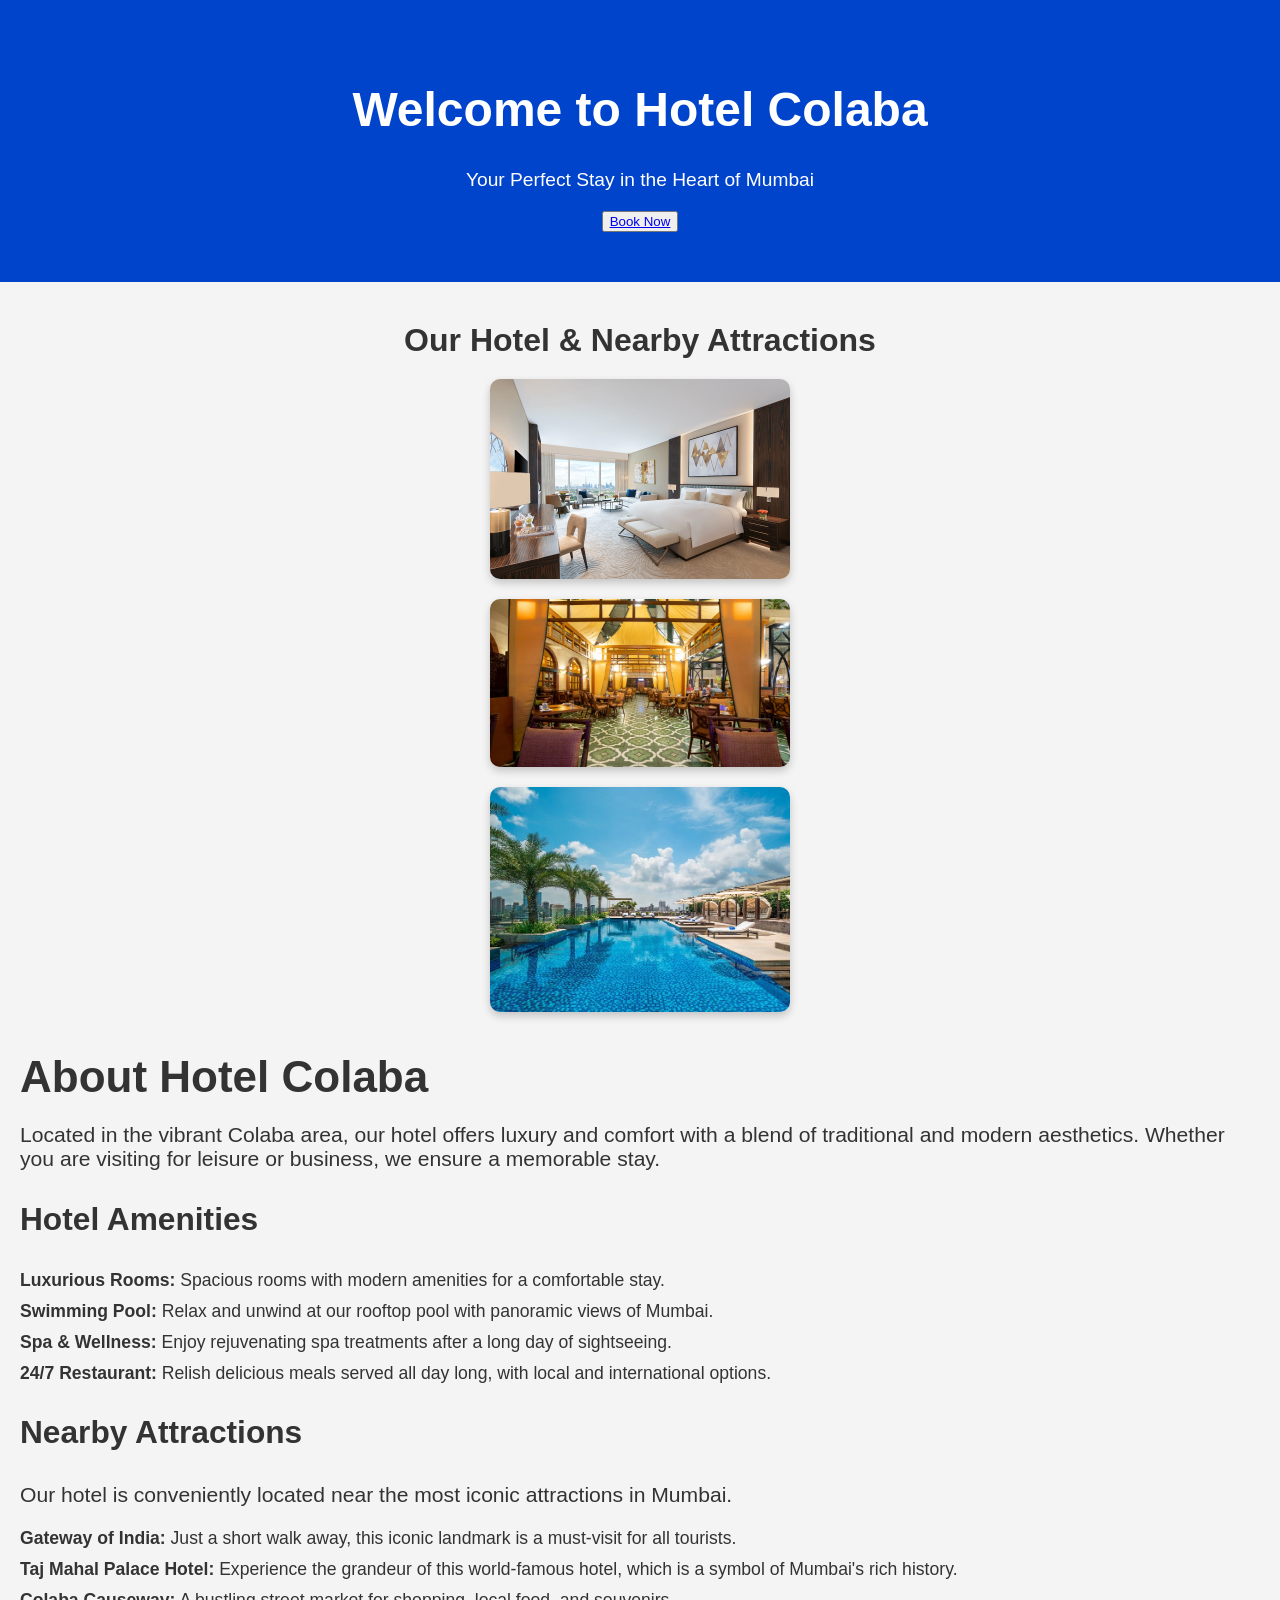
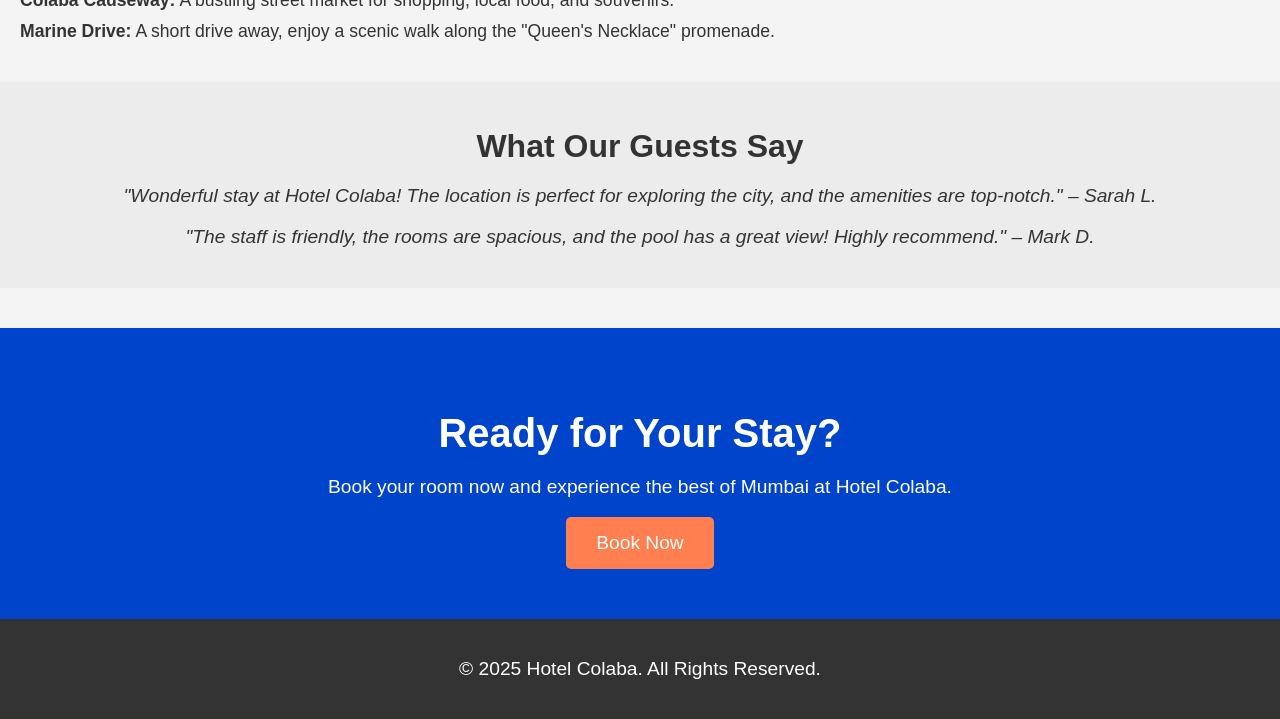
<file: book-now.html>
<!DOCTYPE html>
<html lang="en">
<head>
    <meta charset="UTF-8">
    <meta name="viewport" content="width=device-width, initial-scale=1.0">
    <title>Hotel Colaba</title>
    <link rel="stylesheet" href="book-now.css">
</head>
<body>
    <!-- Header Section -->
    <header>
        <h1>Welcome to Hotel Colaba</h1>
        <p>Your Perfect Stay in the Heart of Mumbai</p>
        <button><a href="#book-now">Book Now</a></button>
    </header>

    <!-- Hotel Images Section -->
    <section class="images">
        <h2>Our Hotel & Nearby Attractions</h2>
        <div class="image-container">
            <img src="hotel-room.jpg" alt="Hotel Room">
            <img src="colaba-hotel.avif" alt="Hotel Restaurant">
            <img src="Hotel-pool.jpg" alt="Hotel Pool">
        </div>
    </section>

    <!-- Hotel Description Section -->
    <section class="description">
        <h2>About Hotel Colaba</h2>
        <p>Located in the vibrant Colaba area, our hotel offers luxury and comfort with a blend of traditional and modern aesthetics. Whether you are visiting for leisure or business, we ensure a memorable stay.</p>

        <h3>Hotel Amenities</h3>
        <ul>
            <li><strong>Luxurious Rooms:</strong> Spacious rooms with modern amenities for a comfortable stay.</li>
            <li><strong>Swimming Pool:</strong> Relax and unwind at our rooftop pool with panoramic views of Mumbai.</li>
            <li><strong>Spa & Wellness:</strong> Enjoy rejuvenating spa treatments after a long day of sightseeing.</li>
            <li><strong>24/7 Restaurant:</strong> Relish delicious meals served all day long, with local and international options.</li>
        </ul>

        <h3>Nearby Attractions</h3>
        <p>Our hotel is conveniently located near the most iconic attractions in Mumbai.</p>
        <ul>
            <li><strong>Gateway of India:</strong> Just a short walk away, this iconic landmark is a must-visit for all tourists.</li>
            <li><strong>Taj Mahal Palace Hotel:</strong> Experience the grandeur of this world-famous hotel, which is a symbol of Mumbai's rich history.</li>
            <li><strong>Colaba Causeway:</strong> A bustling street market for shopping, local food, and souvenirs.</li>
            <li><strong>Marine Drive:</strong> A short drive away, enjoy a scenic walk along the "Queen's Necklace" promenade.</li>
        </ul>
    </section>

    <!-- Testimonials Section -->
    <section class="testimonials">
        <h2>What Our Guests Say</h2>
        <div class="testimonial">
            <p>"Wonderful stay at Hotel Colaba! The location is perfect for exploring the city, and the amenities are top-notch." – Sarah L.</p>
        </div>
        <div class="testimonial">
            <p>"The staff is friendly, the rooms are spacious, and the pool has a great view! Highly recommend." – Mark D.</p>
        </div>
    </section>

    <!-- Call to Action (CTA) Section -->
    <section id="book-now" class="cta">
        <h2>Ready for Your Stay?</h2>
        <p>Book your room now and experience the best of Mumbai at Hotel Colaba.</p>
        <button><a href="contact1.html">Book Now</a></button>
    </section>

    <!-- Footer Section -->
    <footer>
        <p>&copy; 2025 Hotel Colaba. All Rights Reserved.</p>
    </footer>
</body>
</html>
</file>
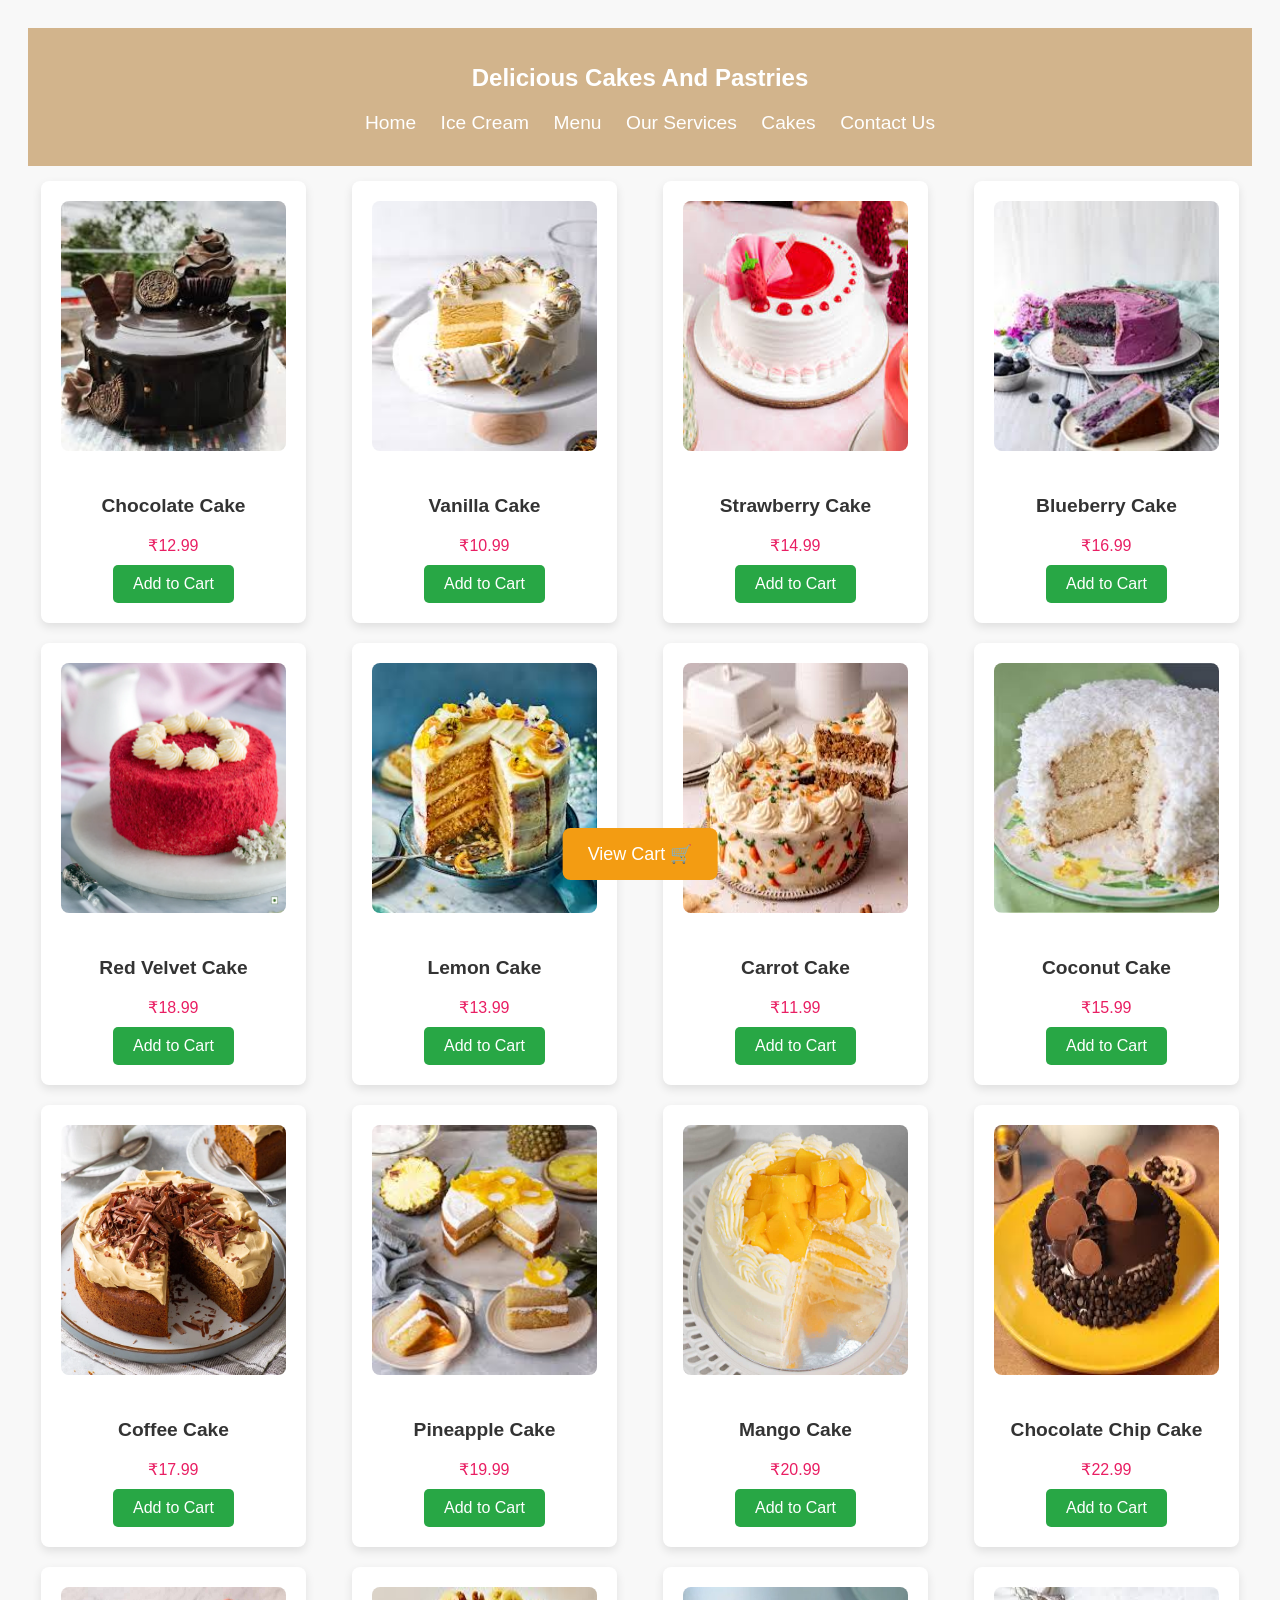
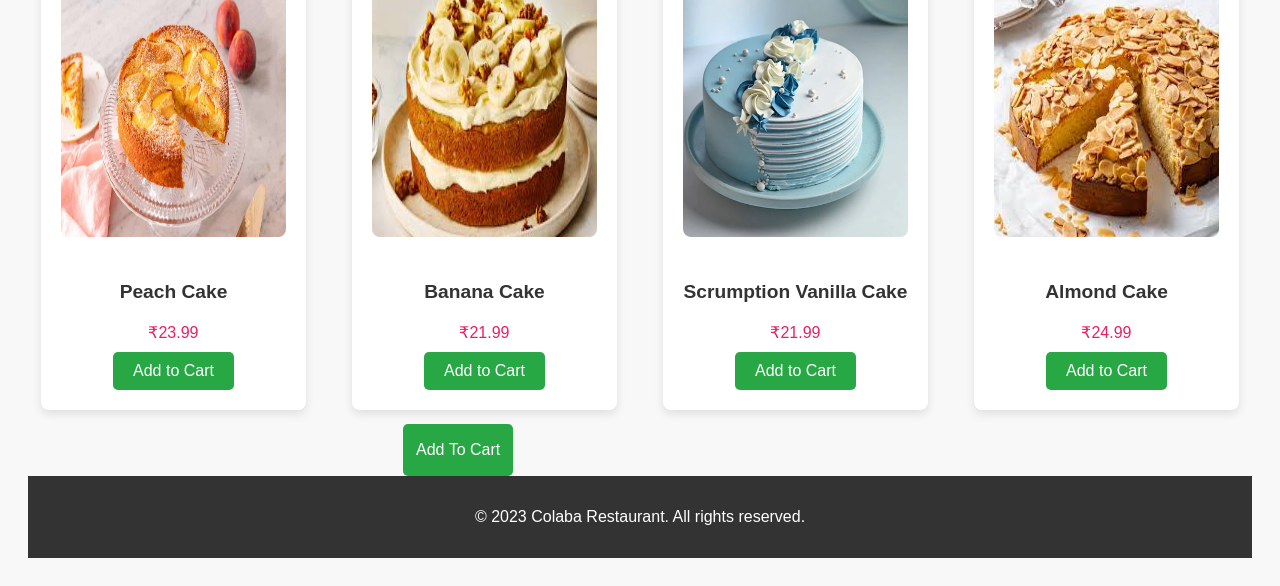
<file: cake.html>
<!DOCTYPE html>
<html lang="en">
<head>
    <meta charset="UTF-8">
    <meta name="viewport" content="width=device-width, initial-scale=1.0">
    <title>Cake Shop</title>
    <link rel="stylesheet" href="cake.css">
</head>
<body>
    <header>
<h2>Delicious Cakes And Pastries</h2>
<nav>
    <ul>
        <li><a href="index.html">Home</a></li>
        <li><a href="ice.html">Ice Cream</a></li>
        <li><a href="menu.html">Menu</a></li>
        <li><a href="service.html">Our Services</a></li>
        <li><a href="cake.html">Cakes</a></li>
        <li><a href="contact1.html">Contact Us</a></li>
    </ul>
</nav>
</header>
    <div class="product-container">
        <div class="product">
            <img src="chocolatecake-1.jpeg" alt="Chocolate Cake">
            <h3>Chocolate Cake</h3>
            <p>₹12.99</p>
            <button class="add-to-cart" data-item="Chocolate Cake" data-price="12.99">Add to Cart</button>
        </div>

        <div class="product">
            <img src="vanila-cake-1.jpeg" alt="Vanilla Cake">
            <h3>Vanilla Cake</h3>
            <p>₹10.99</p>
            <button class="add-to-cart" data-item="Vanilla Cake" data-price="10.99">Add to Cart</button>
        </div>

        <div class="product">
            <img src="strawbeery-cake-1.jpeg" alt="Strawberry Cake">
            <h3>Strawberry Cake</h3>
            <p>₹14.99</p>
            <button class="add-to-cart" data-item="Strawberry Cake" data-price="14.99">Add to Cart</button>
        </div>

        <div class="product">
            <img src="blueberry-cake-1.jpeg.jpeg" alt="Strawberry Cake">
            <h3>Blueberry Cake</h3>
            <p>₹16.99</p>
            <button class="add-to-cart" data-item="Blueberry Cake" data-price="16.99">Add to Cart</button>
        </div>

        <div class="product">
            <img src="Red Velvet Cake-1.webp" alt="Red Velvet Cake">
            <h3>Red Velvet Cake</h3>
            <p>₹18.99</p>
            <button class="add-to-cart" data-item="Red Velvet Cake" data-price="18.99">Add to Cart</button>
        </div>

        <div class="product">
            <img src="lemon-cake-1.jpeg" alt="Lemon Cake">
            <h3>Lemon Cake</h3>
            <p>₹13.99</p>
            <button class="add-to-cart" data-item="Lemon Cake" data-price="13.99">Add to Cart</button>
        </div>

        <div class="product">
            <img src="Carrot-Cake-1.jpeg" alt="Carrot Cake">
            <h3>Carrot Cake</h3>
            <p>₹11.99</p>
            <button class="add-to-cart" data-item="Carrot Cake" data-price="11.99">Add to Cart</button>
        </div>

        <div class="product">
            <img src="Coconut-cake-1.jpeg" alt="Coconut Cake">
            <h3>Coconut Cake</h3>
            <p>₹15.99</p>
            <button class="add-to-cart" data-item="Coconut Cake" data-price="15.99">Add to Cart</button>
        </div>

        <div class="product">
            <img src="coffe-cake-1.webp" alt="Coffee Cake">
            <h3>Coffee Cake</h3>
            <p>₹17.99</p>
            <button class="add-to-cart" data-item="Coffee Cake" data-price="17.99">Add to Cart</button>
        </div>

        <div class="product">
            <img src="Pineapple-cake-1.jpeg" alt="Pineapple Cake">
            <h3>Pineapple Cake</h3>
            <p>₹19.99</p>
            <button class="add-to-cart" data-item="Pineapple Cake" data-price="19.99">Add to Cart</button>
        </div>

        <div class="product">
            <img src="Mango-Cake-1.jpg" alt="Mango Cake">
            <h3>Mango Cake</h3>
            <p>₹20.99</p>
            <button class="add-to-cart" data-item="Mango Cake" data-price="20.99">Add to Cart</button>
        </div>

        <div class="product">
            <img src="Chocolate-Chip-Cake-1.jpeg" alt="Chocolate Chip Cake">
            <h3>Chocolate Chip Cake</h3>
            <p>₹22.99</p>
            <button class="add-to-cart" data-item="Chocolate Chip Cake" data-price="22.99">Add to Cart</button>
        </div>

        <div class="product">
            <img src="Peach-Cake-1.jpg" alt="Peach Cake">
            <h3>Peach Cake</h3>
            <p>₹23.99</p>
            <button class="add-to-cart" data-item="Peach Cake" data-price="23.99">Add to Cart</button>
        </div>

        <div class="product">
            <img src="Banana-Cake-1.jpeg" alt="Banana Cake">
            <h3>Banana Cake</h3>
            <p>₹21.99</p>
            <button class="add-to-cart" data-item="Banana Cake" data-price="21.99">Add to Cart</button>
        </div>

        <div class="product">
            <img src="scrumption-vanilla-cake-1.webp" alt="Banana Cake">
            <h3>Scrumption Vanilla Cake</h3>
            <p>₹21.99</p>
            <button class="add-to-cart" data-item="Banana Cake" data-price="21.99">Add to Cart</button>
        </div>

        <div class="product">
            <img src="Almond-Cake-1.jpeg" alt="Almond Cake">
            <h3>Almond Cake</h3>
            <p>₹24.99</p>
            <button class="add-to-cart" data-item="Almond Cake" data-price="24.99">Add to Cart</button>
        </div>

    </div>
<button id="view-cart-btn">View Cart 🛒 </button>

    <div id="cart-section" style="display: none;">
        <h2>Your Cart</h2>
        <div id="cart-items-list">
        </div>
        <p id="total-price">Total: ₹0.00</p>
        <button id="close-cart-btn">Close Cart</button>
    </div>

    <button class="add" data-item="Handling Charge" data-price="₹ ">Add To Cart</button>
    <footer>
        <p>&copy; 2023 Colaba Restaurant. All rights reserved.</p>
    </footer>
    <script src="cake.js"></script>
</body>
</html>
</file>
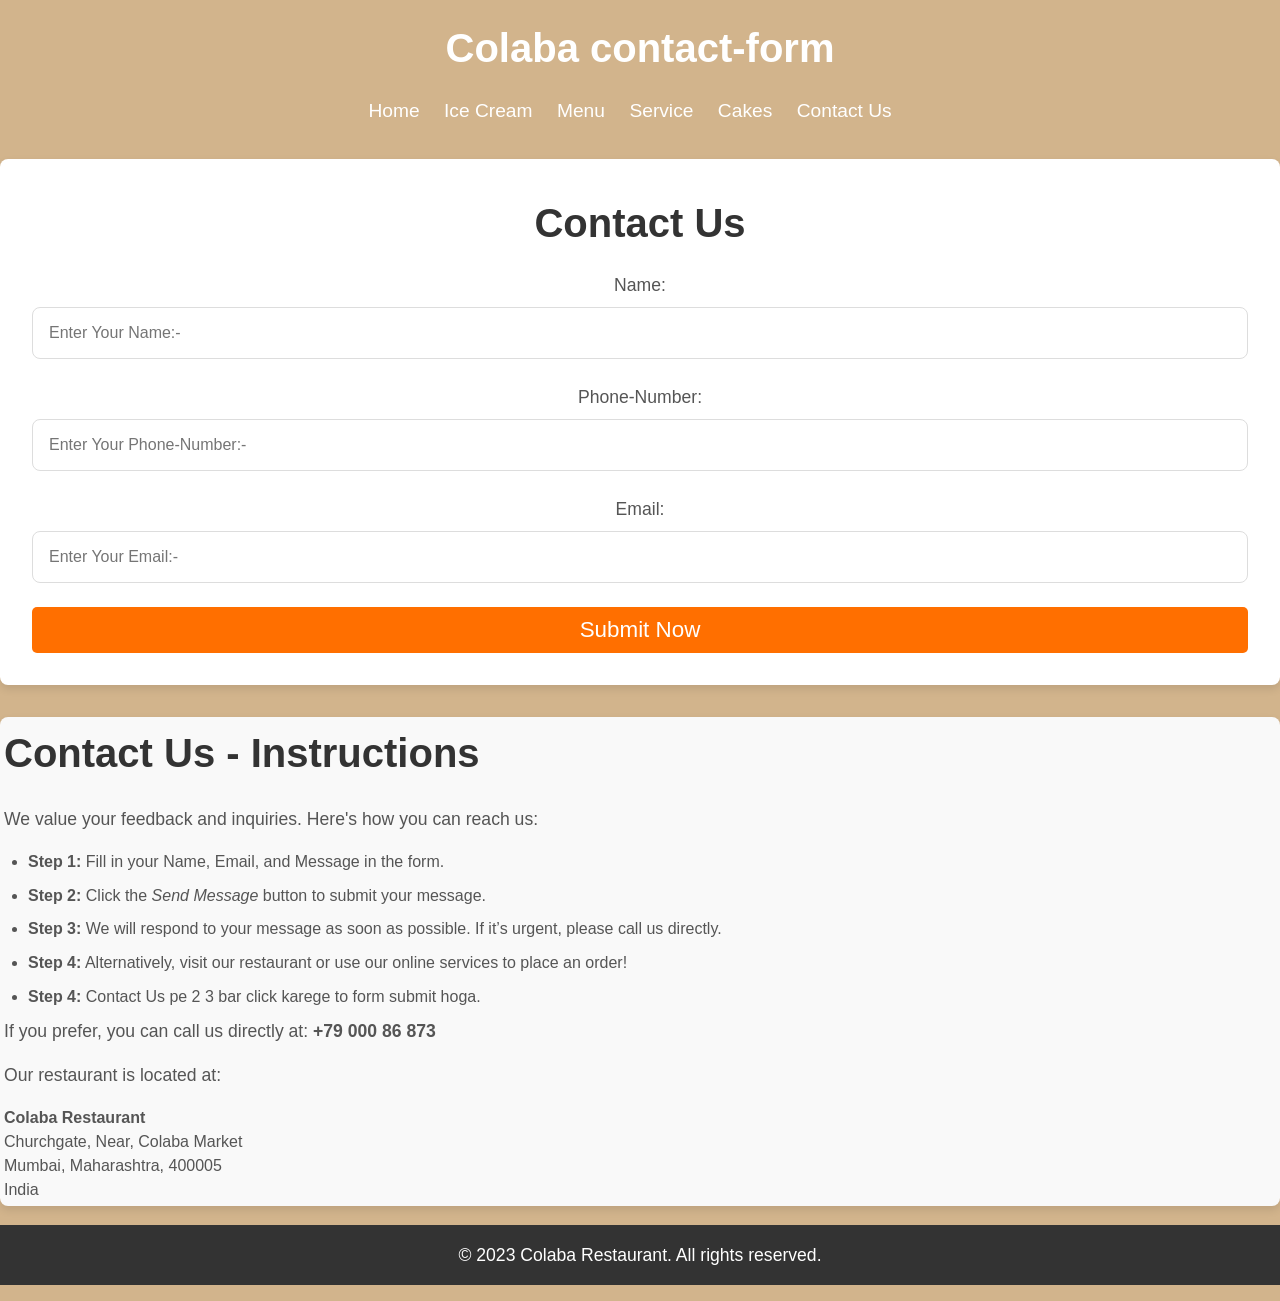
<file: contact1.html>
<!DOCTYPE html>
<html lang="en">
<head>
  <meta charset="UTF-8">
  <meta name="viewport" content="width=device-width, initial-scale=1.0">
  <title>contact1</title>
</head>
<link rel="stylesheet" href="conact1.css">
<header>
  <h1>Colaba contact-form</h1>
<nav>
  <ul>
      <li><a href="index.html">Home</a></li>
      <li><a href="ice.html">Ice Cream</a></li>
      <li><a href="menu.html">Menu</a></li>
      <li><a href="service.html">Service</a></li>
      <li><a href="cake.html">Cakes</a></li>
      <li><a href="contact1.html">Contact Us</a></li>
  </ul>
</nav>
<body>
       <!-- Contact Form Section -->
       <section class="contact-form">
        <h2 id="Contactus">Contact Us</h2>
        <form id="contactForm" action="" method="POST" >
            <label for="name">Name:</label>
            <input type="name" id="name" name="name" required placeholder="Enter Your Name:-">

            <label for="phone">Phone-Number:</label>
            <input type="text" id="name" name="name" required placeholder="Enter Your Phone-Number:-">

            <label for="email">Email:</label>
            <input type="text" id="name" name="name" required placeholder="Enter Your Email:-">


            <!-- <label for="message">Message:</label>
            <textarea id="message" name="message" required></textarea> -->

            <button type="submit"><a class="href" href="thak-you.html">Submit Now</a></button>
        </form>
      </div>
    </section>
    <section>
        <div class="contact-instructions">
          <h2>Contact Us - Instructions</h2>
          <p>We value your feedback and inquiries. Here's how you can reach us:</p>
          <ul>
              <li><strong>Step 1:</strong> Fill in your Name, Email, and Message in the form.</li>
              <li><strong>Step 2:</strong> Click the <em>Send Message</em> button to submit your message.</li>
              <li><strong>Step 3:</strong> We will respond to your message as soon as possible. If it’s urgent, please call us directly.</li>
              <li><strong>Step 4:</strong> Alternatively, visit our restaurant or use our online services to place an order!</li>
              <li><strong>Step 4:</strong> Contact Us pe 2 3 bar click karege to form submit hoga.</li>
          </ul>
          <p>If you prefer, you can call us directly at: <strong>+79 000 86 873</strong></p>
          <p>Our restaurant is located at:</p>
          <address>
              <strong>Colaba Restaurant</strong><br>
              Churchgate, Near, Colaba Market<br>
              Mumbai, Maharashtra, 400005<br>
              India
          </address>
        </section>
        <footer>
          <p>&copy; 2023 Colaba Restaurant. All rights reserved.</p>
      </footer>
        <script src="script.js"></script>
</body>
</html>
</file>
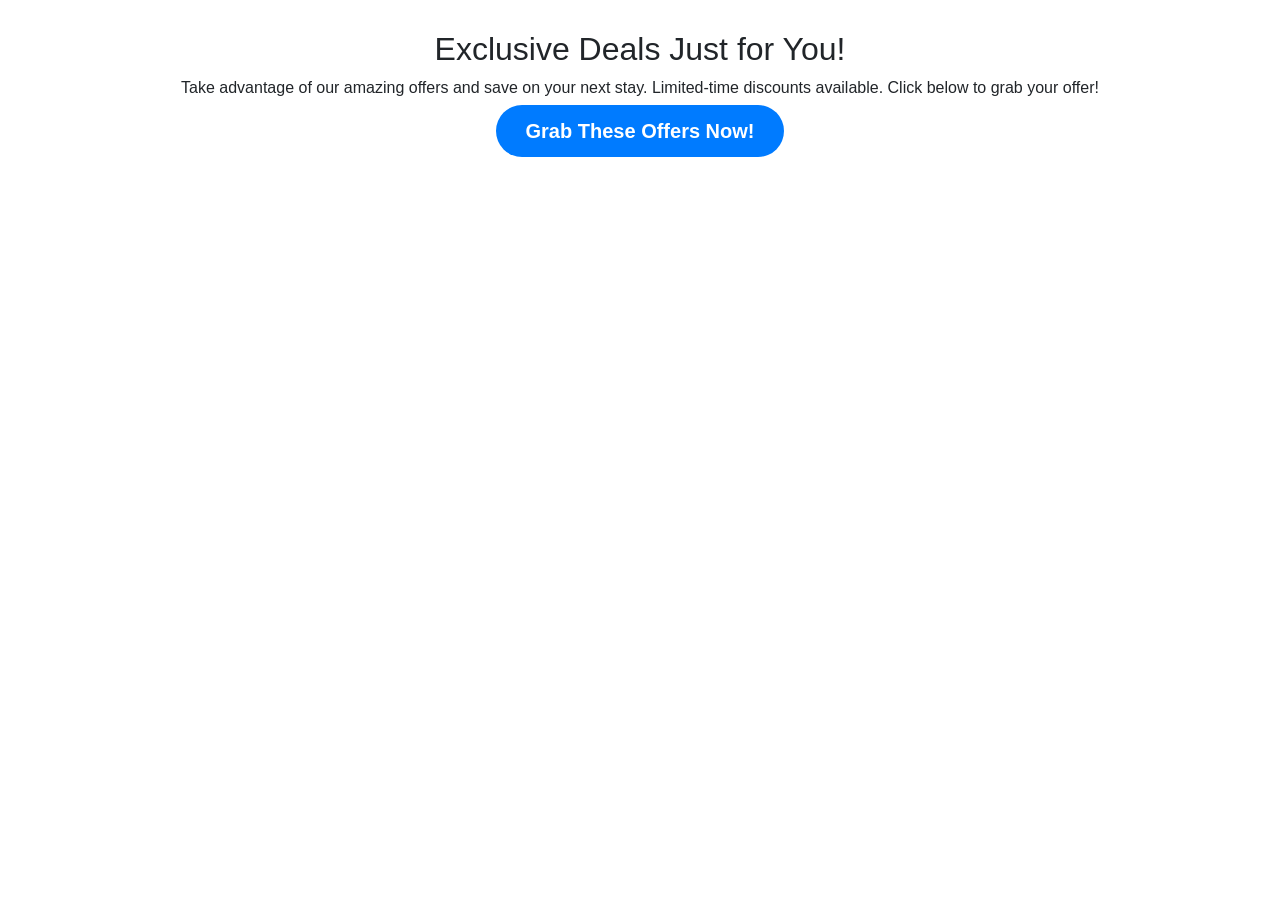
<file: grab-offer.html>
<!DOCTYPE html>
<html lang="en">
<head>
    <meta charset="UTF-8">
    <meta name="viewport" content="width=device-width, initial-scale=1.0">
    <title>Grab These Offers Now</title>
    <!-- Bootstrap CSS -->
    <link href="https://stackpath.bootstrapcdn.com/bootstrap/4.3.1/css/bootstrap.min.css" rel="stylesheet">
    <style>
        .cta-button {
            text-align: center;
            margin-top: 30px;
        }
        
        .cta-button a {
            background-color: #007bff;
            color: #fff;
            font-size: 20px;
            font-weight: bold;
            padding: 15px 30px;
            text-decoration: none;
            border-radius: 50px;
            transition: all 0.3s ease;
        }
        
        .cta-button a:hover {
            background-color: #0056b3;
            transform: scale(1.1);
        }
    </style>
</head>
<body>

    <!-- Call to Action -->
    <div class="cta-button">
        <h2>Exclusive Deals Just for You!</h2>
        <p>Take advantage of our amazing offers and save on your next stay. Limited-time discounts available. Click below to grab your offer!</p>
        <a href="#" data-toggle="modal" data-target="#offerModal" class="cta-button-link">Grab These Offers Now!</a>
    </div>

    <!-- Modal -->
    <div class="modal fade" id="offerModal" tabindex="-1" role="dialog" aria-labelledby="offerModalLabel" aria-hidden="true">
        <div class="modal-dialog" role="document">
            <div class="modal-content">
                <div class="modal-header">
                    <h5 class="modal-title" id="offerModalLabel">Special Offer Details</h5>
                    <button type="button" class="close" data-dismiss="modal" aria-label="Close">
                        <span aria-hidden="true">&times;</span>
                    </button>
                </div>
                <div class="modal-body">
                    <p>We appreciate your interest in our hotel! Take a look at our current offers and book your stay at an exclusive discount. These limited-time deals are waiting for you:</p>
                    <ul>
                        <li><strong>20% Off Early Booking Discount:</strong> Plan ahead and save!</li>
                        <li><strong>Family Stay Package:</strong> Enjoy free meals for kids with our family-friendly deals.</li>
                        <li><strong>Weekend Getaway Specials:</strong> Book a weekend stay at unbeatable rates.</li>
                        <li><strong>Romantic Retreat:</strong> Special discounts for couples looking to unwind in a peaceful setting.</li>
                    </ul>
                    <p>Ready to book? Simply click on the "Proceed to Booking" button below and reserve your spot!</p>
                </div>
                <div class="modal-footer">
                    <button type="button" class="btn btn-secondary" data-dismiss="modal">Close</button>
                    <a href="https://yourwebsite.com/booking-page" class="btn btn-primary">Proceed to Booking</a>
                </div>
            </div>
        </div>
    </div>

    <!-- Bootstrap JS & jQuery (needed for Modal) -->
    <script src="https://code.jquery.com/jquery-3.6.0.min.js"></script>
    <script src="https://stackpath.bootstrapcdn.com/bootstrap/4.3.1/js/bootstrap.bundle.min.js"></script>

</body>
</html>
</file>
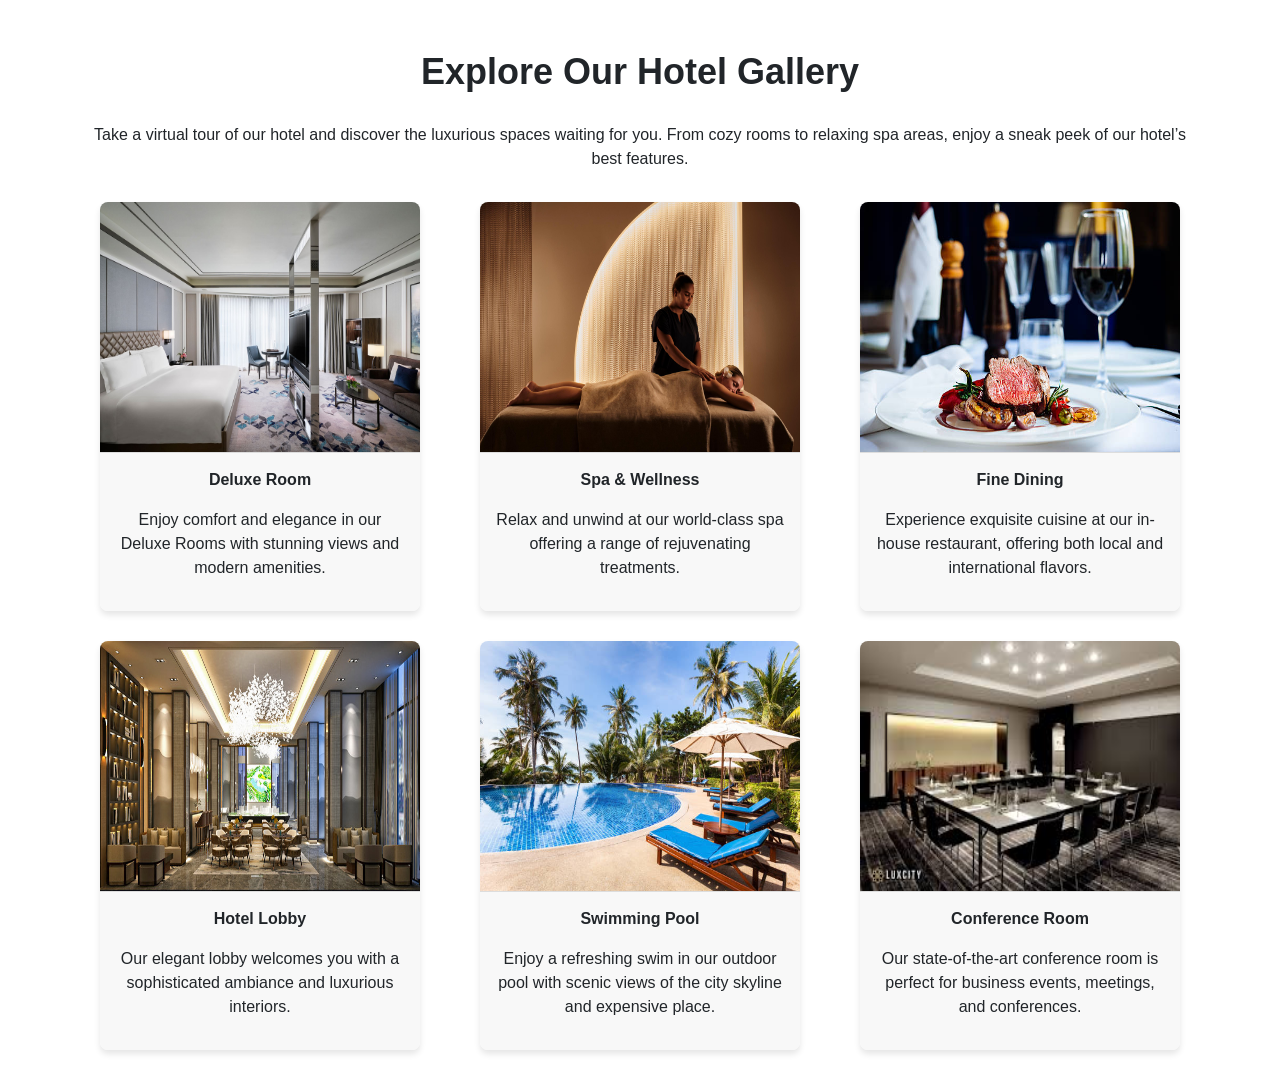
<file: hotel-gallery.html>
<!DOCTYPE html>
<html lang="en">
<head>
    <meta charset="UTF-8">
    <meta name="viewport" content="width=device-width, initial-scale=1.0">
    <title>Hotel Gallery</title>
    <!-- Bootstrap CSS -->
    <link href="https://stackpath.bootstrapcdn.com/bootstrap/4.3.1/css/bootstrap.min.css" rel="stylesheet">
    <style>
        .gallery-section {
            margin-top: 50px;
            text-align: center;
        }
        
        .gallery-section h2 {
            font-size: 36px;
            font-weight: bold;
            margin-bottom: 30px;
        }
        
        .gallery-section .gallery-item {
            margin: 15px;
            border-radius: 8px;
            overflow: hidden;
            box-shadow: 0 4px 6px rgba(0, 0, 0, 0.1);
            transition: transform 0.3s ease;
        }
        
        .gallery-section .gallery-item:hover {
            transform: scale(1.05);
        }
        
        .gallery-section img {
            width: 100%;
            height: 250px;
            display: block;
        }
        
        .gallery-section .description {
            padding: 15px;
            background-color: #f8f8f8;
            border-top: 1px solid #ddd;
            text-align: center;
        }
    </style>
</head>
<body>

    <!-- Hotel Gallery Section -->
    <div class="container gallery-section">
        <h2>Explore Our Hotel Gallery</h2>
        <p>Take a virtual tour of our hotel and discover the luxurious spaces waiting for you. From cozy rooms to relaxing spa areas, enjoy a sneak peek of our hotel’s best features.</p>

        <div class="row">
            <!-- Gallery Item 1 -->
            <div class="col-md-4">
                <div class="gallery-item">
                    <img src="deluxe-room.jpg" alt="Room">
                    <div class="description">
                        <p><strong>Deluxe Room</strong></p>
                        <p>Enjoy comfort and elegance in our Deluxe Rooms with stunning views and modern amenities.</p>
                    </div>
                </div>
            </div>

            <!-- Gallery Item 2 -->
            <div class="col-md-4">
                <div class="gallery-item">
                    <img src="spa-1.jpg" alt="Spa">
                    <div class="description">
                        <p><strong>Spa & Wellness</strong></p>
                        <p>Relax and unwind at our world-class spa offering a range of rejuvenating treatments.</p>
                    </div>
                </div>
            </div>

            <!-- Gallery Item 3 -->
            <div class="col-md-4">
                <div class="gallery-item">
                    <img src="fine-dininig.jpg" alt="Restaurant">
                    <div class="description">
                        <p><strong>Fine Dining</strong></p>
                        <p>Experience exquisite cuisine at our in-house restaurant, offering both local and international flavors.</p>
                    </div>
                </div>
            </div>
        </div>

        <div class="row">
            <!-- Gallery Item 4 -->
            <div class="col-md-4">
                <div class="gallery-item">
                    <img src="hotel-lobby.jpg" alt="Lobby">
                    <div class="description">
                        <p><strong>Hotel Lobby</strong></p>
                        <p>Our elegant lobby welcomes you with a sophisticated ambiance and luxurious interiors.</p>
                    </div>
                </div>
            </div>

            <!-- Gallery Item 5 -->
            <div class="col-md-4">
                <div class="gallery-item">
                    <img src="swimingpull.jpg" alt="Pool">
                    <div class="description">
                        <p><strong>Swimming Pool</strong></p>
                        <p>Enjoy a refreshing swim in our outdoor pool with scenic views of the city skyline and expensive place.</p>
                    </div>
                </div>
            </div>

            <!-- Gallery Item 6 -->
            <div class="col-md-4">
                <div class="gallery-item">
                    <img src="Conference Room.jpeg" alt="Conference Room">
                    <div class="description">
                        <p><strong>Conference Room</strong></p>
                        <p>Our state-of-the-art conference room is perfect for business events, meetings, and conferences.</p>
                    </div>
                </div>
            </div>
        </div>
    </div>

    <!-- Bootstrap JS & jQuery -->
    <script src="https://code.jquery.com/jquery-3.6.0.min.js"></script>
    <script src="https://stackpath.bootstrapcdn.com/bootstrap/4.3.1/js/bootstrap.bundle.min.js"></script>

</body>
</html>
</file>
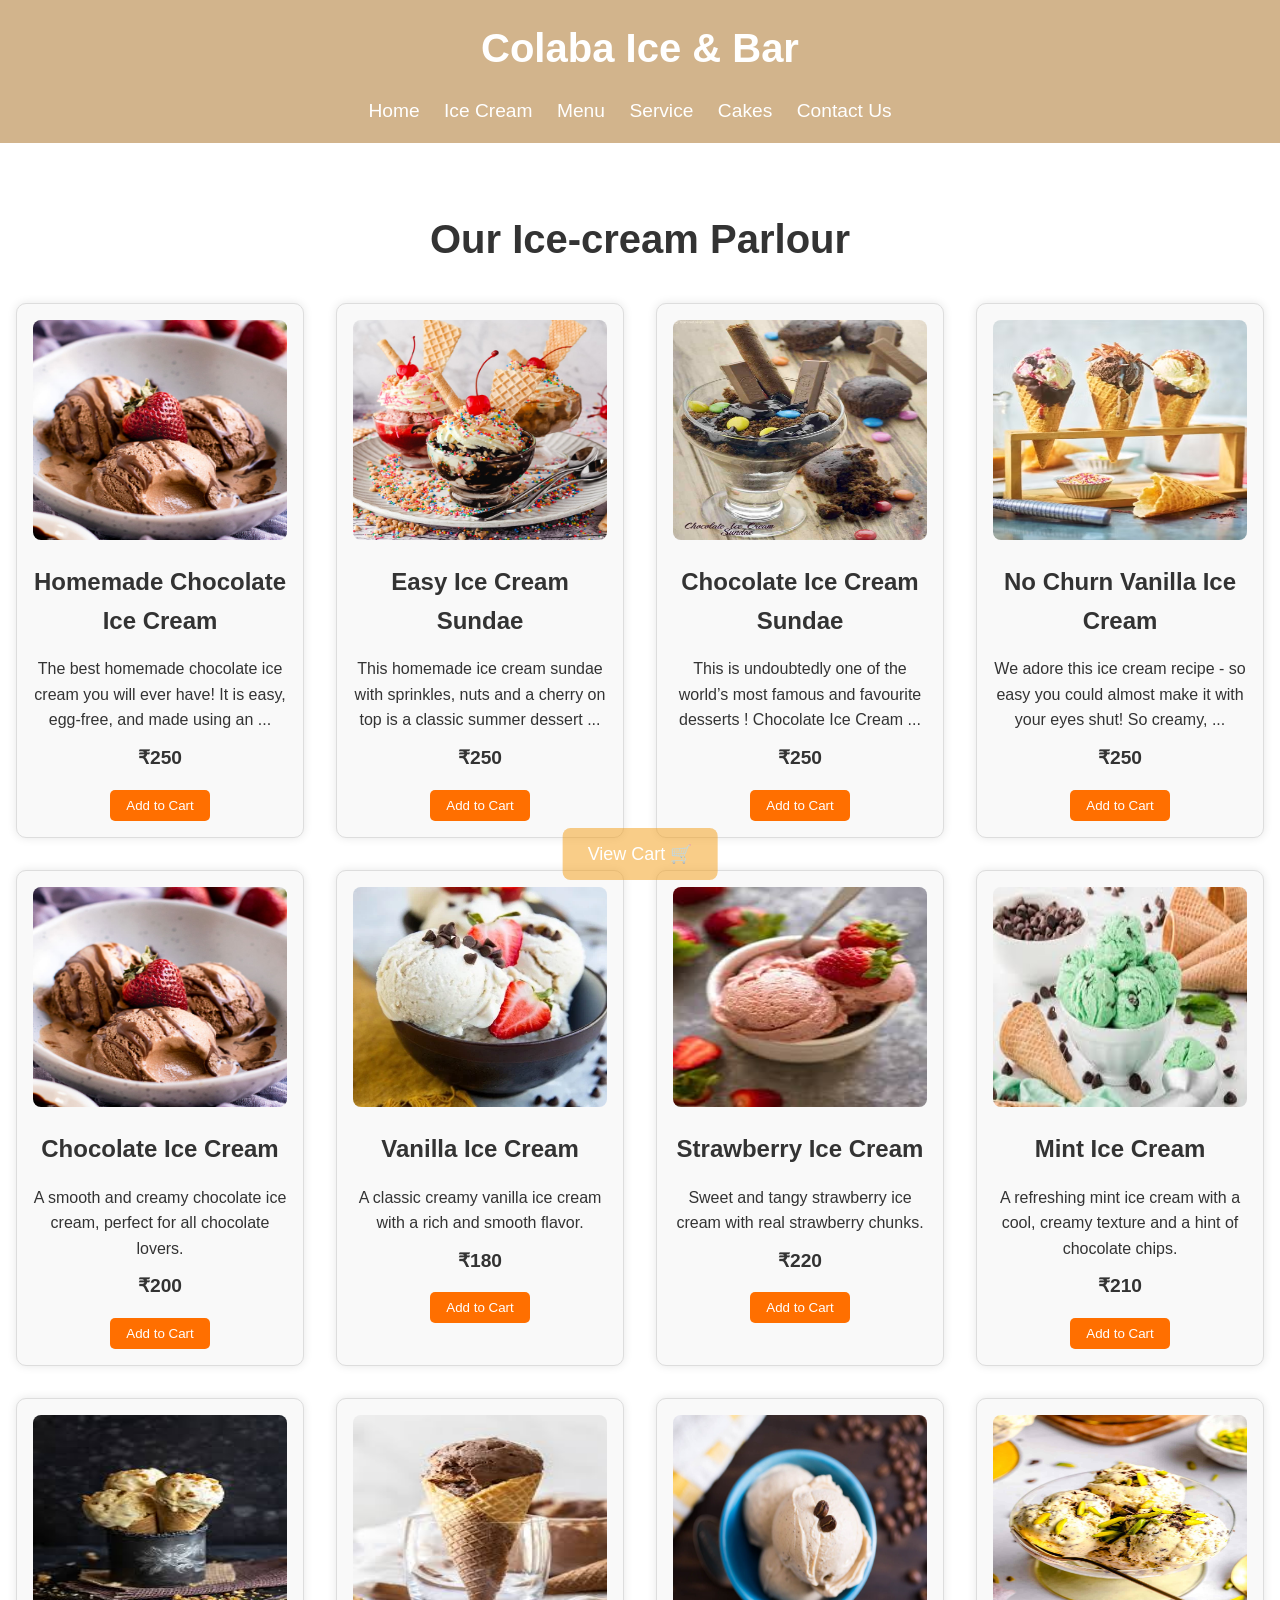
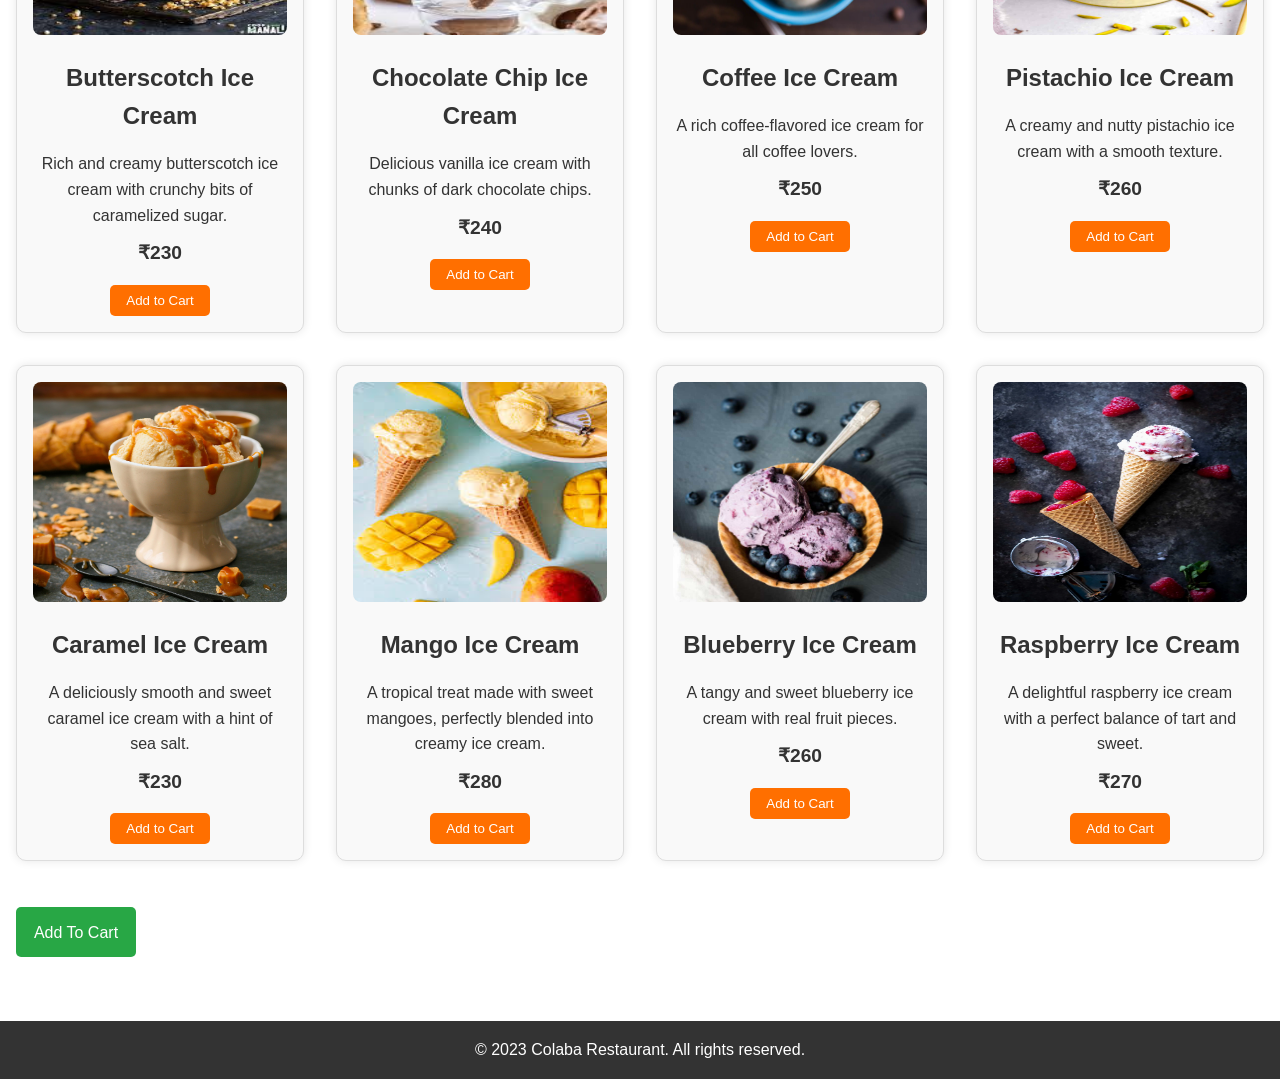
<file: ice.html>
<!DOCTYPE html>
<html lang="en">
<head>
  <meta charset="UTF-8">
  <meta name="viewport" content="width=device-width, initial-scale=1.0">
  <title>Document</title>
  <link rel="stylesheet" href="ice.css">
</head>
<body>
   <header>
  <!-- <h1>Welcome to Colaba Restaurant</h1> -->

      <!-- Full-page overlay -->
<div id="overlay">
  <div id="welcome-message">
      <h1>Colaba Ice & Bar</h1>
      <div class="underline"></div>
  </div>
</div>
  <nav>
    <ul>
        <li><a href="index.html">Home</a></li>
        <li><a href="ice.html">Ice Cream</a></li>
        <li><a href="menu.html">Menu</a></li>
        <li><a href="service.html">Service</a></li>
        <li><a href="cake.html">Cakes</a></li> 
        <li><a href="contact1.html">Contact Us</a></li>
    </ul>
</nav>
</header>
  <section class="menu">
    <h2 id="Ice-Cream">Our Ice-cream Parlour</h2>
    <div class="menu-items">
        <div class="menu-item">
            <img src="colaba-ice-1.jpg" alt="Homemade Chocolate Ice Cream">
            <h3>Homemade Chocolate Ice Cream</h3>
            <p>
              The best homemade chocolate ice cream you will ever have! It is easy, egg-free, and made using an ...
            </p>
            <p class="price">₹250</p>
            <button class="add-to-cart" data-item="Homemade Chocolate Ice Cream" data-price="250">Add to Cart</button>
        </div>

        <div class="menu-item">
            <img src="colaba-ice-2.jpg" alt="Easy Ice Cream Sundae">
            <h3>Easy Ice Cream Sundae 
            </h3>
            <p>This homemade ice cream sundae with sprinkles, nuts and a cherry on top is a classic summer dessert ...</p>
            <p class="price">₹250</p>
            <button class="add-to-cart" data-item="Easy Ice Cream Sundae" data-price="250">Add to Cart</button>
        </div> 

        <div class="menu-item">
            <img src="colaba-ice-3.jpg" alt="Chocolate Ice Cream Sundae">
            <h3>Chocolate Ice Cream Sundae</h3>
            <p>This is undoubtedly one of the world’s most famous and favourite desserts ! Chocolate Ice Cream ...</p>
            <p class="price">₹250</p>
            <button class="add-to-cart" data-item="Chocolate Ice Cream Sundae" data-price="250">Add to Cart</button>
        </div>  

        <div class="menu-item">
            <img src="colaba-ice-4.avif" alt="No Churn Vanilla Ice Cream">
            <h3>No Churn Vanilla Ice Cream</h3>
            <p>We adore this ice cream recipe - so easy you could almost make it with your eyes shut! So creamy, ...</p>
            <p class="price">₹250</p>
            <button class="add-to-cart" data-item="No Churn Vanilla Ice Cream" data-price="250">Add to Cart</button>
        </div>       
        <div class="menu-item">
            <img src="colaba-ice-1.jpg" alt="Chocolate Ice Cream">
            <h3>Chocolate Ice Cream</h3>
            <p>A smooth and creamy chocolate ice cream, perfect for all chocolate lovers.</p>
            <p class="price">₹200</p>
            <button class="add-to-cart" data-item="Chocolate Ice Cream" data-price="200">Add to Cart</button>
        </div>
        
        <div class="menu-item">
            <img src="colaba-ice-4.webp" alt="Vanilla Ice Cream">
            <h3>Vanilla Ice Cream</h3>
            <p>A classic creamy vanilla ice cream with a rich and smooth flavor.</p>
            <p class="price">₹180</p>
            <button class="add-to-cart" data-item="Vanilla Ice Cream" data-price="180">Add to Cart</button>
        </div>
        
        <div class="menu-item">
            <img src="colaba-ice-5.jpeg" alt="Strawberry Ice Cream">
            <h3>Strawberry Ice Cream</h3>
            <p>Sweet and tangy strawberry ice cream with real strawberry chunks.</p>
            <p class="price">₹220</p>
            <button class="add-to-cart" data-item="Strawberry Ice Cream" data-price="220">Add to Cart</button>
        </div>
        
        <div class="menu-item">
            <img src="colaba-ice-6.jpeg" alt="Mint Ice Cream">
            <h3>Mint Ice Cream</h3>
            <p>A refreshing mint ice cream with a cool, creamy texture and a hint of chocolate chips.</p>
            <p class="price">₹210</p>
            <button class="add-to-cart" data-item="Mint Ice Cream" data-price="210">Add to Cart</button>
        </div>
        
        <div class="menu-item">
            <img src="colaba-ice-7.jpeg" alt="Butterscotch Ice Cream">
            <h3>Butterscotch Ice Cream</h3>
            <p>Rich and creamy butterscotch ice cream with crunchy bits of caramelized sugar.</p>
            <p class="price">₹230</p>
            <button class="add-to-cart" data-item="Butterscotch Ice Cream" data-price="230">Add to Cart</button>
        </div>
        
        <div class="menu-item">
            <img src="chocolate-chip-ice.jpeg" alt="Chocolate Chip Ice Cream">
            <h3>Chocolate Chip Ice Cream</h3>
            <p>Delicious vanilla ice cream with chunks of dark chocolate chips.</p>
            <p class="price">₹240</p>
            <button class="add-to-cart" data-item="Chocolate Chip Ice Cream" data-price="240">Add to Cart</button>
        </div>
        
        <div class="menu-item">
            <img src="coffe-ice.jpg" alt="Coffee Ice Cream">
            <h3>Coffee Ice Cream</h3>
            <p>A rich coffee-flavored ice cream for all coffee lovers.</p>
            <p class="price">₹250</p>
            <button class="add-to-cart" data-item="Coffee Ice Cream" data-price="250">Add to Cart</button>
        </div>
        
        <div class="menu-item">
            <img src="Pistachio Ice Cream.jpg" alt="Pistachio Ice Cream">
            <h3>Pistachio Ice Cream</h3>
            <p>A creamy and nutty pistachio ice cream with a smooth texture.</p>
            <p class="price">₹260</p>
            <button class="add-to-cart" data-item="Pistachio Ice Cream" data-price="260">Add to Cart</button>
        </div>
        
        <div class="menu-item">
            <img src="Caramel Ice Cream.jpg" alt="Caramel Ice Cream">
            <h3>Caramel Ice Cream</h3>
            <p>A deliciously smooth and sweet caramel ice cream with a hint of sea salt.</p>
            <p class="price">₹230</p>
            <button class="add-to-cart" data-item="Caramel Ice Cream" data-price="230">Add to Cart</button>
        </div>
        
        <div class="menu-item">
            <img src="Mango Ice Cream.jpeg"Mango Ice Cream">
            <h3>Mango Ice Cream</h3>
            <p>A tropical treat made with sweet mangoes, perfectly blended into creamy ice cream.</p>
            <p class="price">₹280</p>
            <button class="add-to-cart" data-item="Mango Ice Cream" data-price="280">Add to Cart</button>
        </div>
        <div class="menu-item">
            <img src="Blueberry Ice Cream.jpg" alt="Blueberry Ice Cream">
            <h3>Blueberry Ice Cream</h3>
            <p>A tangy and sweet blueberry ice cream with real fruit pieces.</p>
            <p class="price">₹260</p>
            <button class="add-to-cart" data-item="Blueberry Ice Cream" data-price="260">Add to Cart</button>
        </div>
        
        <div class="menu-item">
            <img src="Raspberry Ice Cream.webp" alt="Raspberry Ice Cream">
            <h3>Raspberry Ice Cream</h3>
            <p>A delightful raspberry ice cream with a perfect balance of tart and sweet.</p>
            <p class="price">₹270</p>
            <button class="add-to-cart" data-item="Raspberry Ice Cream" data-price="270">Add to Cart</button>
        </div>
       
                    
<!-- <button id="view-cart-btn">View Cart 🛒 </button>
<div id="cart-section" style="display: none;">
<h2>Your Cart</h2>
<div id="cart-items-list">
</div>
<p id="total-price">Total: ₹0.00</p>
<button id="close-cart-btn">Close Cart</button>
</div>
<button class="add" data-item="Nothing" >Add To Cart</button>
    </div> -->
    <button id="view-cart-btn">View Cart 🛒 </button>
    <div id="cart-section" style="display: none;">
        <h2>Your Cart</h2>
        <div id="cart-items-list">
        </div>
        <p id="total-price">Total: $0.00</p>
        <button id="close-cart-btn">Close Cart</button>
    </div>
    <button class="add" data-item="Nothing" data-price="">Add To Cart</button>
          </div>
</section>
<footer>
    <p>&copy; 2023 Colaba Restaurant. All rights reserved.</p>
</footer>
<script src="ice.js"></script>
</body>
</html>
</file>
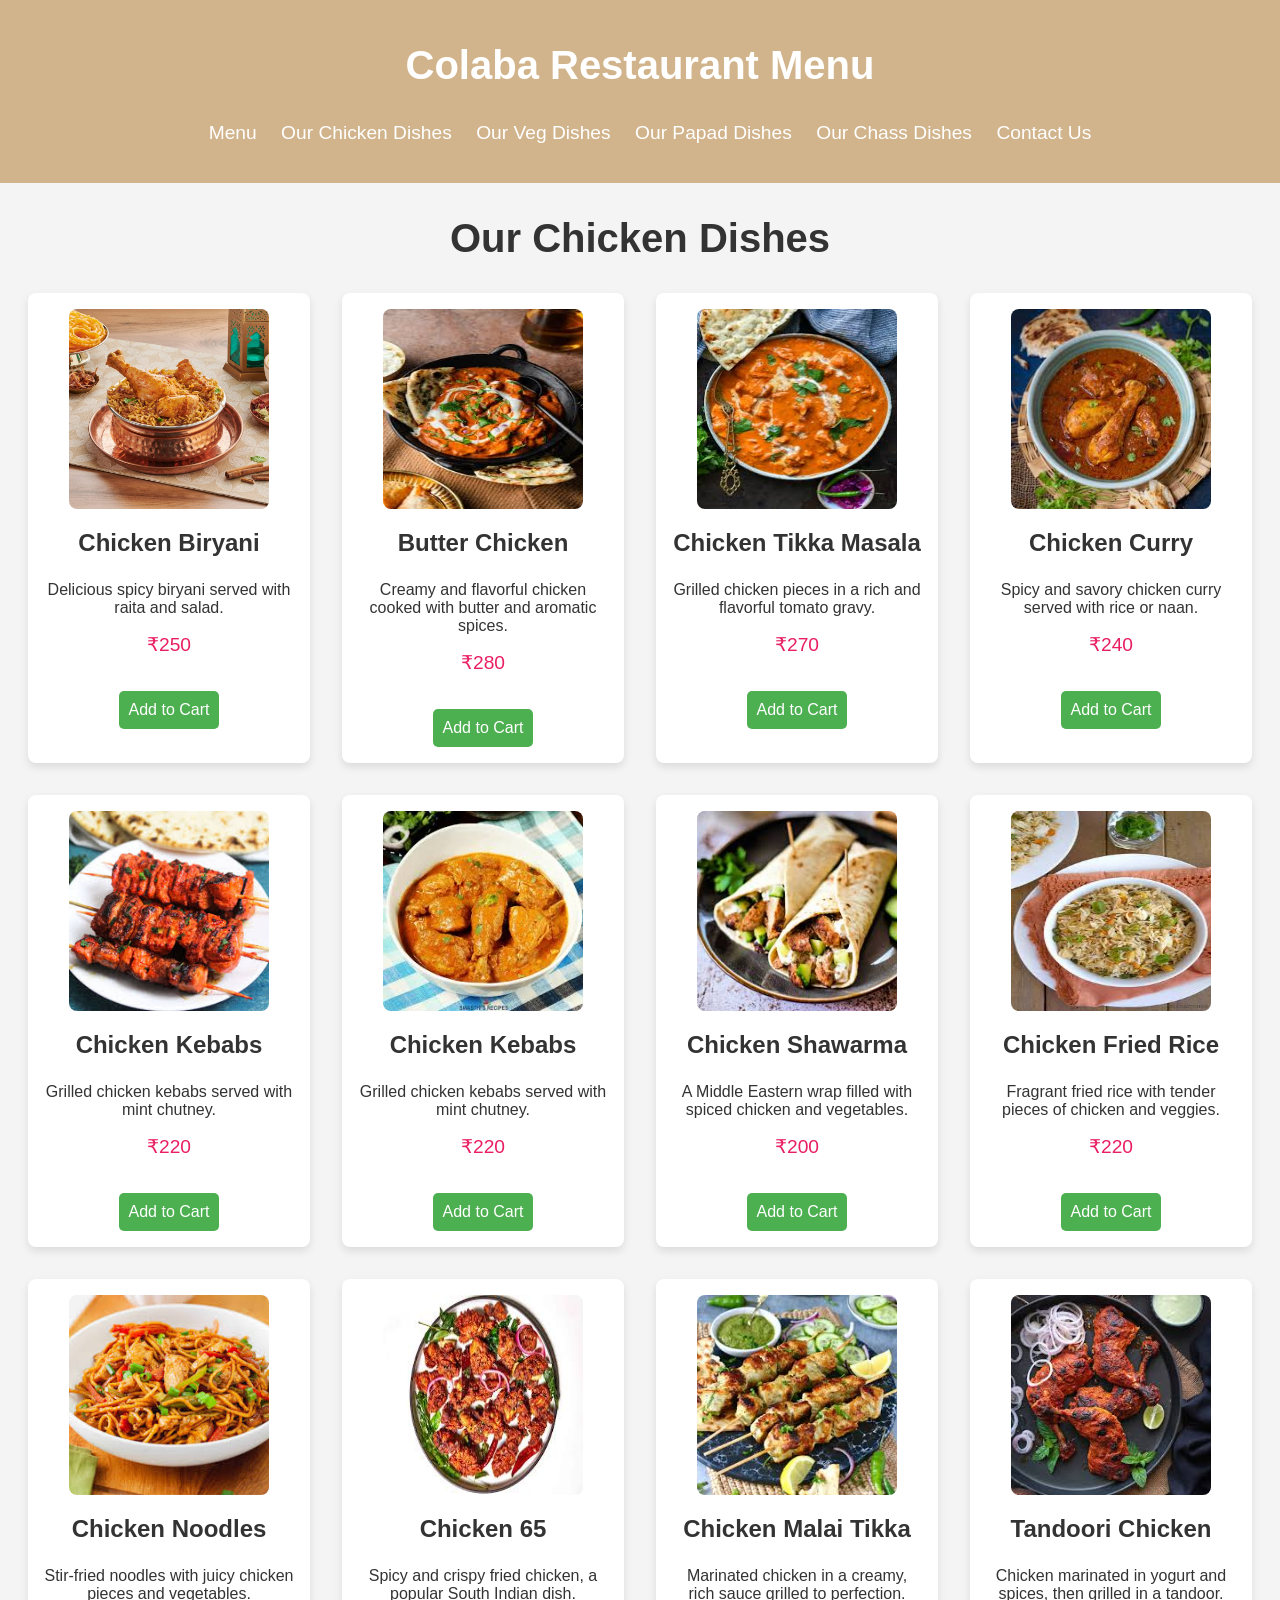
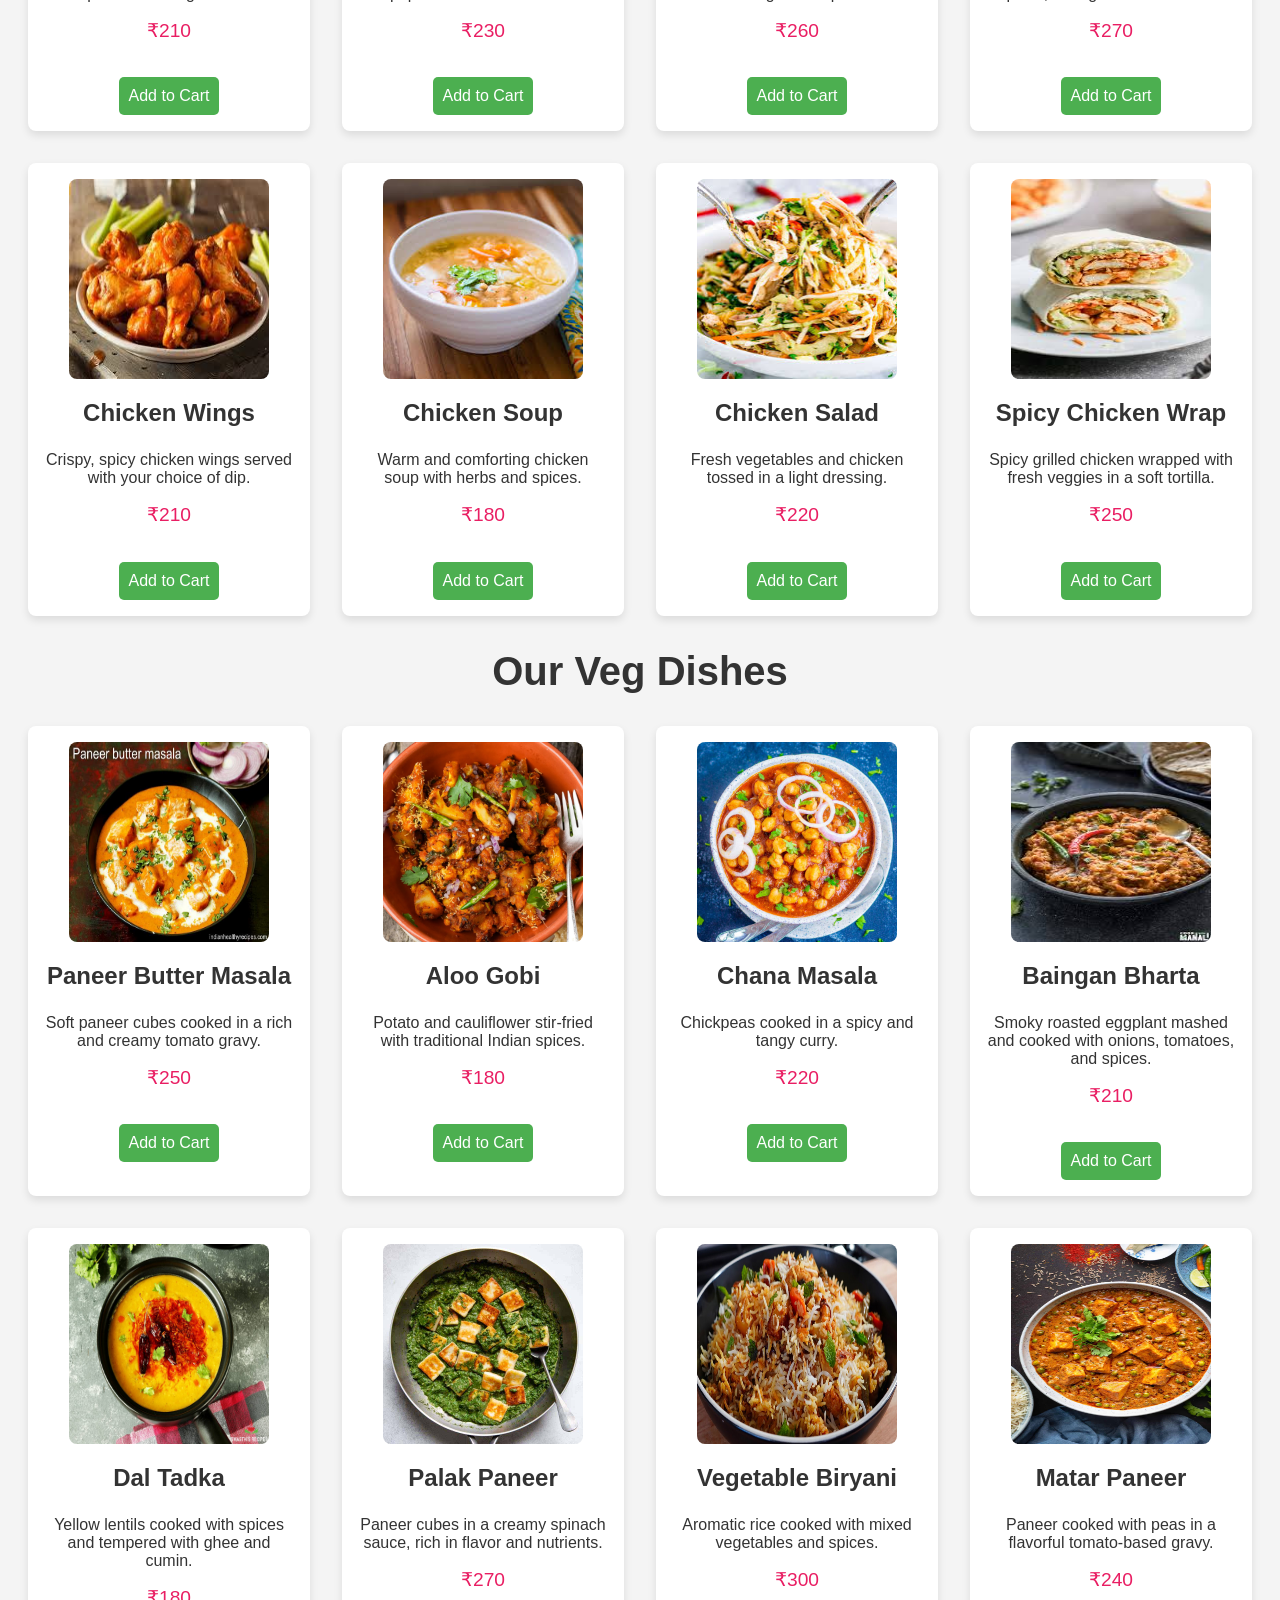
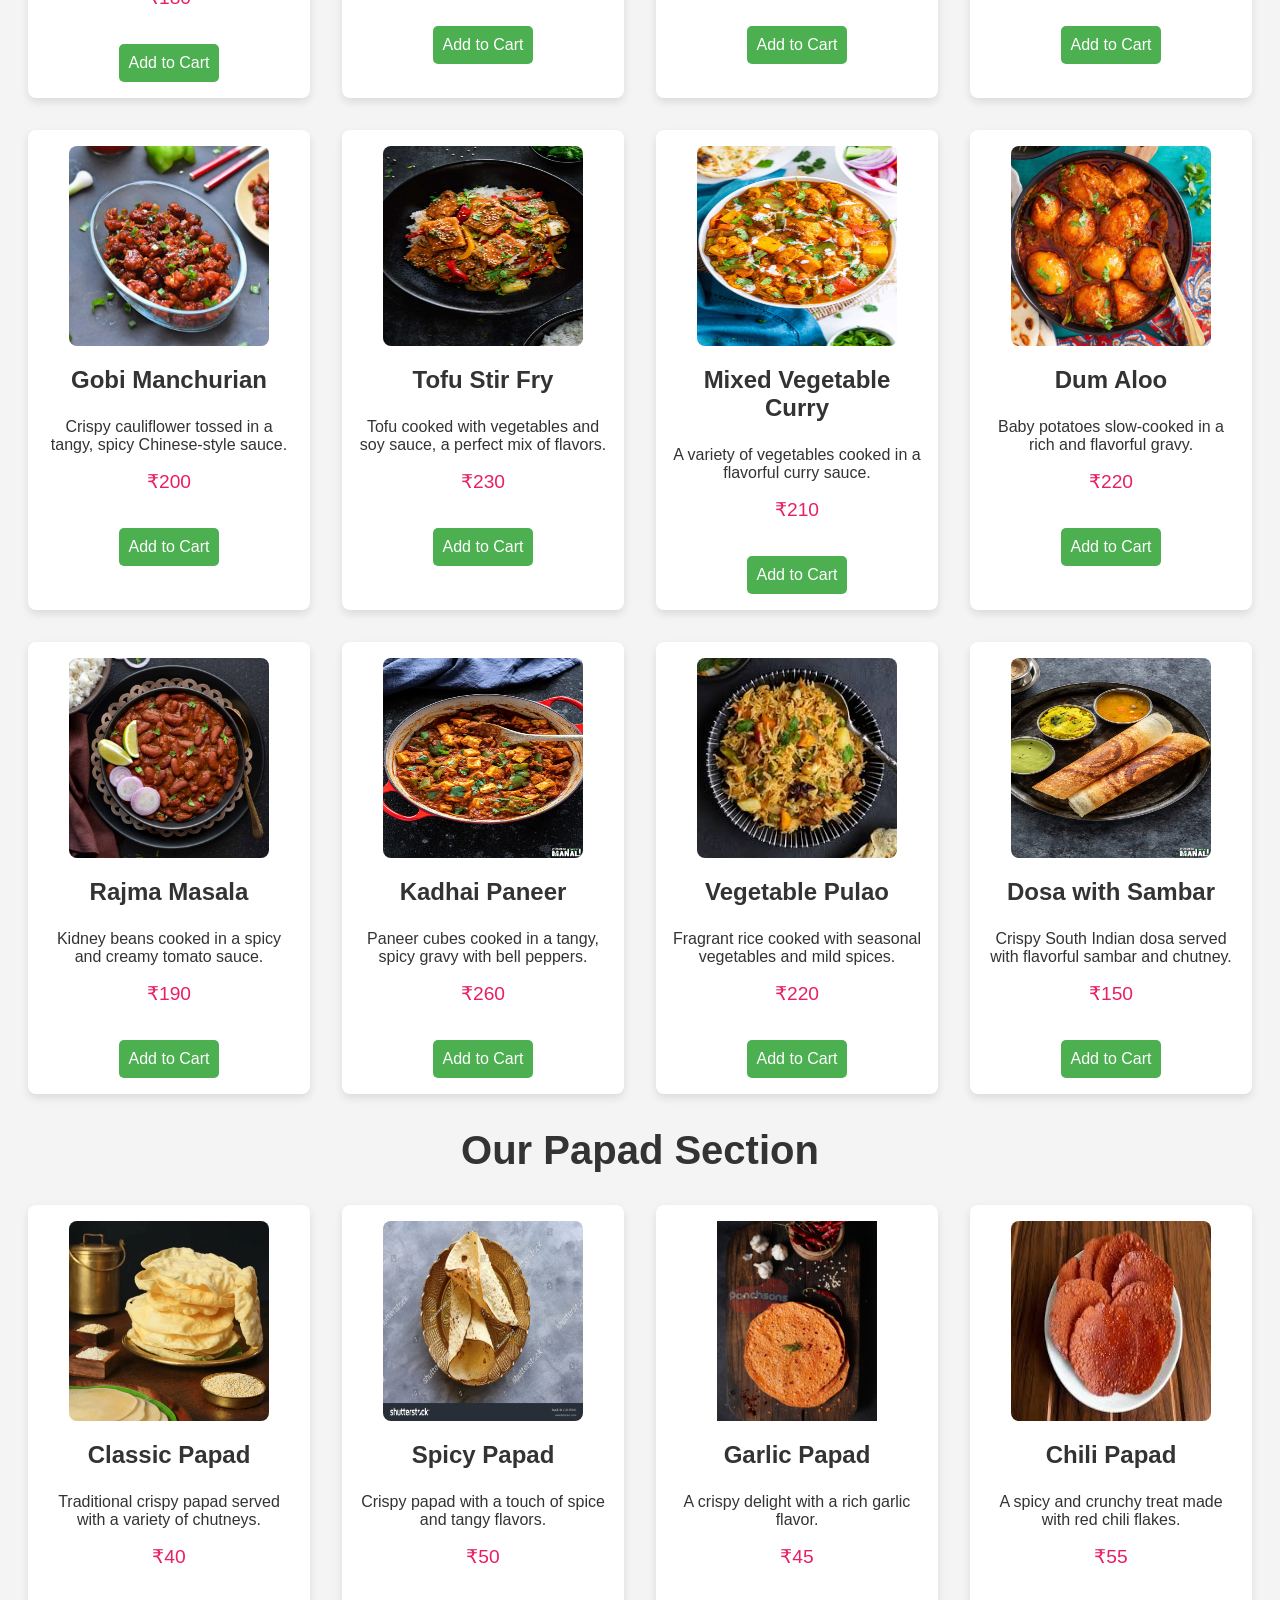
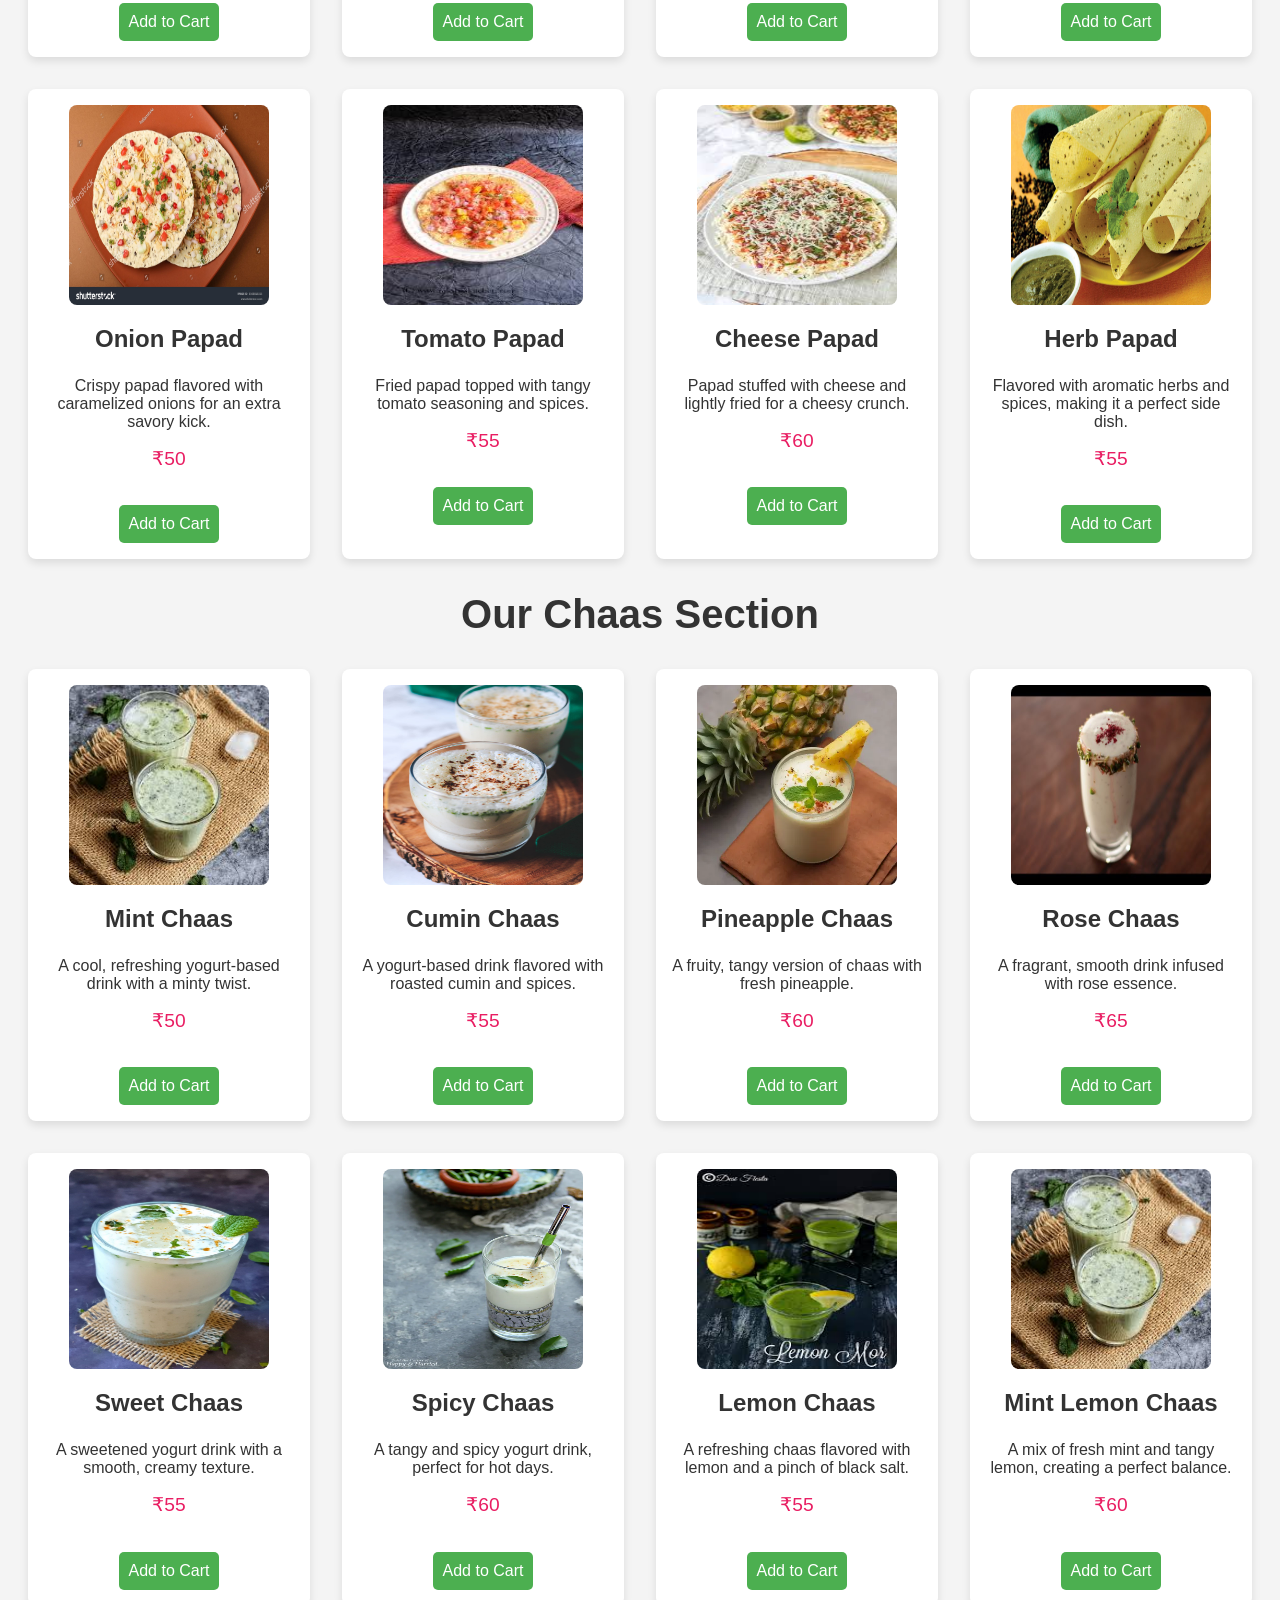
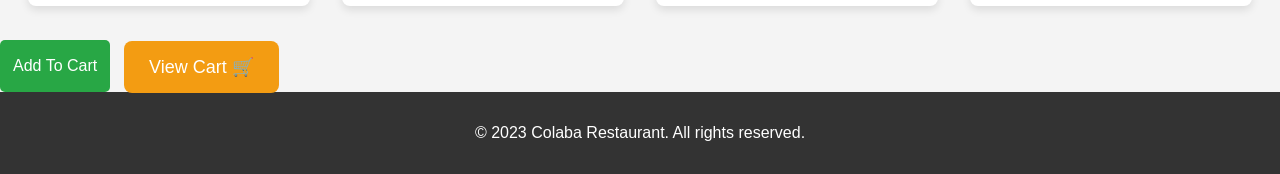
<file: menu.html>
<!DOCTYPE html>
<html lang="en">
<head>
    <meta charset="UTF-8">
    <meta name="viewport" content="width=device-width, initial-scale=1.0">
    <title>Menu - Colaba Restaurant</title>
    <link rel="stylesheet" href="menu.css">
</head>
<body>
    <header>
        <h1>Colaba Restaurant Menu</h1>
        <nav>
            <ul>
                <!-- <li><a href="index.html">Home</a></li>
                <li><a href="ice.html">Ice Cream</a></li> -->
                <li><a href="menu.html">Menu</a></li>
                <!-- <li><a href="service.html">Our Services</a></li> -->
                <!-- <li><a href="cake.html">Cakes</a></li> -->
                <li><a href="#menu">Our Chicken Dishes</a></li>
                <li><a href="#new-class">Our Veg Dishes</a></li>
                <li><a href="#new-class-2">Our Papad Dishes</a></li>
                <li><a href="#new-class-3">Our Chass Dishes</a></li>
                <li><a href="contact1.html">Contact Us</a></li>
            </ul>
        </nav>
    </header>

    <section id="menu">
        <h2>Our Chicken Dishes</h2>
        <div id="menu-items">
            <!-- Chicken Biryani -->
            <div class="menu-item">
                <img src="colaba-5.jpg" alt="Chicken Biryani">
                <h3>Chicken Biryani</h3>
                <p>Delicious spicy biryani served with raita and salad.</p>
                <p class="price">₹250</p>
                <button class="add-to-cart" data-item="Chicken Biryani" data-price="250">Add to Cart</button>
            </div>
            <!-- Butter Chicken -->
            <div class="menu-item">
                <img src="colaba-6.jpeg" alt="Butter Chicken">
                <h3>Butter Chicken</h3>
                <p>Creamy and flavorful chicken cooked with butter and aromatic spices.</p>
                <p class="price">₹280</p>
                <button class="add-to-cart" data-item="Butter Chicken" data-price="280">Add to Cart</button>
            </div>
            <!-- Chicken Tikka Masala -->
            <div class="menu-item">
                <img src="colaba-7.jpeg" alt="Chicken Tikka Masala">
                <h3>Chicken Tikka Masala</h3>
                <p>Grilled chicken pieces in a rich and flavorful tomato gravy.</p>
                <p class="price">₹270</p>
                <button class="add-to-cart" data-item="Chicken Tikka Masala" data-price="270">Add to Cart</button>
            </div>
            <!-- Chicken Curry -->
            <div class="menu-item">
                <img src="colaba-8.jpeg" alt="Chicken Curry">
                <h3>Chicken Curry</h3>
                <p>Spicy and savory chicken curry served with rice or naan.</p>
                <p class="price">₹240</p>
                <button class="add-to-cart" data-item="Chicken Curry" data-price="240">Add to Cart</button>
            </div>
            <!-- Chicken Kebabs -->
            <div class="menu-item">
                <img src="colaba-9.jpeg" alt="Chicken Kebabs">
                <h3>Chicken Kebabs</h3>
                <p>Grilled chicken kebabs served with mint chutney.</p>
                <p class="price">₹220</p>
                <button class="add-to-cart" data-item="Chicken Kebabs" data-price="220">Add to Cart</button>
            </div>
            <!-- Chicken Kebabs -->
            <div class="menu-item">
                <img src="colaba-20.jpeg" alt="Chicken Korma">
                <h3>Chicken Kebabs</h3>
                <p>Grilled chicken kebabs served with mint chutney.</p>
                <p class="price">₹220</p>
                <button class="add-to-cart" data-item="Chicken Korma" data-price="220">Add to Cart</button>
            </div>
            <!-- Chicken Shawarma -->
            <div class="menu-item">
                <img src="colaba-10.jpeg" alt="Chicken Shawarma">
                <h3>Chicken Shawarma</h3>
                <p>A Middle Eastern wrap filled with spiced chicken and vegetables.</p>
                <p class="price">₹200</p>
                <button class="add-to-cart" data-item="Chicken Shawarma" data-price="200">Add to Cart</button>
            </div>
            <!-- Chicken Fried Rice -->
            <div class="menu-item">
                <img src="colaba-11.jpeg" alt="Chicken Fried Rice">
                <h3>Chicken Fried Rice</h3>
                <p>Fragrant fried rice with tender pieces of chicken and veggies.</p>
                <p class="price">₹220</p>
                <button class="add-to-cart" data-item="Chicken Fried Rice" data-price="220">Add to Cart</button>
            </div>
            <!-- Chicken Noodles -->
            <div class="menu-item">
                <img src="colaba-12.jpeg" alt="Chicken Noodles">
                <h3>Chicken Noodles</h3>
                <p>Stir-fried noodles with juicy chicken pieces and vegetables.</p>
                <p class="price">₹210</p>
                <button class="add-to-cart" data-item="Chicken Noodles" data-price="210">Add to Cart</button>
            </div>
            <!-- Chicken 65 -->
            <div class="menu-item">
                <img src="colaba-13.jpeg" alt="Chicken 65">
                <h3>Chicken 65</h3>
                <p>Spicy and crispy fried chicken, a popular South Indian dish.</p>
                <p class="price">₹230</p>
                <button class="add-to-cart" data-item="Chicken 65" data-price="230">Add to Cart</button>
            </div>
            <!-- Chicken Malai Tikka -->
            <div class="menu-item">
                <img src="colaba-14.jpeg" alt="Chicken Malai Tikka">
                <h3>Chicken Malai Tikka</h3>
                <p>Marinated chicken in a creamy, rich sauce grilled to perfection.</p>
                <p class="price">₹260</p>
                <button class="add-to-cart" data-item="Chicken Malai Tikka" data-price="260">Add to Cart</button>
            </div>
            <!-- Tandoori Chicken -->
            <div class="menu-item">
                <img src="colaba-15.jpeg" alt="Tandoori Chicken">
                <h3>Tandoori Chicken</h3>
                <p>Chicken marinated in yogurt and spices, then grilled in a tandoor.</p>
                <p class="price">₹270</p>
                <button class="add-to-cart" data-item="Tandoori Chicken" data-price="270">Add to Cart</button>
            </div>
            <!-- Chicken Wings -->
            <div class="menu-item">
                <img src="colaba-16.jpeg" alt="Chicken Wings">
                <h3>Chicken Wings</h3>
                <p>Crispy, spicy chicken wings served with your choice of dip.</p>
                <p class="price">₹210</p>
                <button class="add-to-cart" data-item="Chicken Wings" data-price="210">Add to Cart</button>
            </div>
            <!-- Chicken Soup -->
            <div class="menu-item">
                <img src="colaba-17.jpeg" alt="Chicken Soup">
                <h3>Chicken Soup</h3>
                <p>Warm and comforting chicken soup with herbs and spices.</p>
                <p class="price">₹180</p>
                <button class="add-to-cart" data-item="Chicken Soup" data-price="180">Add to Cart</button>
            </div>
            <!-- Chicken Salad -->
            <div class="menu-item">
                <img src="colaba-18.jpeg" alt="Chicken Salad">
                <h3>Chicken Salad</h3>
                <p>Fresh vegetables and chicken tossed in a light dressing.</p>
                <p class="price">₹220</p>
                <button class="add-to-cart" data-item="Chicken Salad" data-price="220">Add to Cart</button>
            </div>
            <!-- Spicy Chicken Wrap -->
            <div class="menu-item">
                <img src="colaba-19.jpeg" alt="Spicy Chicken Wrap">
                <h3>Spicy Chicken Wrap</h3>
                <p>Spicy grilled chicken wrapped with fresh veggies in a soft tortilla.</p>
                <p class="price">₹250</p>
                <button class="add-to-cart" data-item="Spicy Chicken Wrap" data-price="250">Add to Cart</button>
            </div>
        </div>
    </section>
        <section class="menu">
            <div id="new-class">
        <h2>Our Veg Dishes</h2>
        <div id="menu-items">
        <div class="menu-item">
            <img src="Paneer Butter Masala.jpg" alt="Paneer Butter Masala">
            <h3>Paneer Butter Masala</h3>
            <p>Soft paneer cubes cooked in a rich and creamy tomato gravy.</p>
            <p class="price">₹250</p>
            <button class="add-to-cart" data-item="Paneer Butter Masala" data-price="250">Add to Cart</button>
        </div>
        <div class="menu-item">
            <img src="Aloo Gobi.webp" alt="Aloo Gobi">
            <h3>Aloo Gobi</h3>
            <p>Potato and cauliflower stir-fried with traditional Indian spices.</p>
            <p class="price">₹180</p>
            <button class="add-to-cart" data-item="Aloo Gobi" data-price="180">Add to Cart</button>
        </div>
        
        <div class="menu-item">
            <img src="Chana Masala.jpg" alt="Chana Masala">
            <h3>Chana Masala</h3>
            <p>Chickpeas cooked in a spicy and tangy curry.</p>
            <p class="price">₹220</p>
            <button class="add-to-cart" data-item="Chana Masala" data-price="220">Add to Cart</button>
        </div>
        
        <div class="menu-item">
            <img src="Baingan Bharta.jpeg" alt="Baingan Bharta">
            <h3>Baingan Bharta</h3>
            <p>Smoky roasted eggplant mashed and cooked with onions, tomatoes, and spices.</p>
            <p class="price">₹210</p>
            <button class="add-to-cart" data-item="Baingan Bharta" data-price="210">Add to Cart</button>
        </div>
        
        <div class="menu-item">
            <img src="Dal Tadka.jpg" alt="Dal Tadka">
            <h3>Dal Tadka</h3>
            <p>Yellow lentils cooked with spices and tempered with ghee and cumin.</p>
            <p class="price">₹180</p>
            <button class="add-to-cart" data-item="Dal Tadka" data-price="180">Add to Cart</button>
        </div>
        
        <div class="menu-item">
            <img src="Palak Paneer.jpg" alt="Palak Paneer">
            <h3>Palak Paneer</h3>
            <p>Paneer cubes in a creamy spinach sauce, rich in flavor and nutrients.</p>
            <p class="price">₹270</p>
            <button class="add-to-cart" data-item="Palak Paneer" data-price="270">Add to Cart</button>
        </div>
        
        <div class="menu-item">
            <img src="Vegetable Biryani.jpg" alt="Vegetable Biryani">
            <h3>Vegetable Biryani</h3>
            <p>Aromatic rice cooked with mixed vegetables and spices.</p>
            <p class="price">₹300</p>
            <button class="add-to-cart" data-item="Vegetable Biryani" data-price="300">Add to Cart</button>
        </div>
        
        <div class="menu-item">
            <img src="Matar Paneer.jpg" alt="Matar Paneer">
            <h3>Matar Paneer</h3>
            <p>Paneer cooked with peas in a flavorful tomato-based gravy.</p>
            <p class="price">₹240</p>
            <button class="add-to-cart" data-item="Matar Paneer" data-price="240">Add to Cart</button>
        </div>
        
        <div class="menu-item">
            <img src="Gobi Manchurian.webp" alt="Gobi Manchurian">
            <h3>Gobi Manchurian</h3>
            <p>Crispy cauliflower tossed in a tangy, spicy Chinese-style sauce.</p>
            <p class="price">₹200</p>
            <button class="add-to-cart" data-item="Gobi Manchurian" data-price="200">Add to Cart</button>
        </div>
        
        <div class="menu-item">
            <img src="Tofu Stir Fry.jpg" alt="Tofu Stir Fry">
            <h3>Tofu Stir Fry</h3>
            <p>Tofu cooked with vegetables and soy sauce, a perfect mix of flavors.</p>
            <p class="price">₹230</p>
            <button class="add-to-cart" data-item="Tofu Stir Fry" data-price="230">Add to Cart</button>
        </div>
        
        <div class="menu-item">
            <img src="Mixed Vegetable Curry.jpg" alt="Mixed Vegetable Curry">
            <h3>Mixed Vegetable Curry</h3>
            <p>A variety of vegetables cooked in a flavorful curry sauce.</p>
            <p class="price">₹210</p>
            <button class="add-to-cart" data-item="Mixed Vegetable Curry" data-price="210">Add to Cart</button>
        </div>
        
        <div class="menu-item">
            <img src="Dum Aloo.jpg" alt="Dum Aloo">
            <h3>Dum Aloo</h3>
            <p>Baby potatoes slow-cooked in a rich and flavorful gravy.</p>
            <p class="price">₹220</p>
            <button class="add-to-cart" data-item="Dum Aloo" data-price="220">Add to Cart</button>
        </div>
        
        <div class="menu-item">
            <img src="Rajma Masala.jpg" alt="Rajma Masala">
            <h3>Rajma Masala</h3>
            <p>Kidney beans cooked in a spicy and creamy tomato sauce.</p>
            <p class="price">₹190</p>
            <button class="add-to-cart" data-item="Rajma Masala" data-price="190">Add to Cart</button>
        </div>
        
        <div class="menu-item">
            <img src="kadhai paneer.webp" alt="Kadhai Paneer">
            <h3>Kadhai Paneer</h3>
            <p>Paneer cubes cooked in a tangy, spicy gravy with bell peppers.</p>
            <p class="price">₹260</p>
            <button class="add-to-cart" data-item="Kadhai Paneer" data-price="260">Add to Cart</button>
        </div>
        
        <div class="menu-item">
            <img src="Vegetable Pulao.jpeg" alt="Vegetable Pulao">
            <h3>Vegetable Pulao</h3>
            <p>Fragrant rice cooked with seasonal vegetables and mild spices.</p>
            <p class="price">₹220</p>
            <button class="add-to-cart" data-item="Vegetable Pulao" data-price="220">Add to Cart</button>
        </div>
        
        <div class="menu-item">
            <img src="Dosa with Sambar.jpg" alt="Dosa with Sambar">
            <h3>Dosa with Sambar</h3>
            <p>Crispy South Indian dosa served with flavorful sambar and chutney.</p>
            <p class="price">₹150</p>
            <button class="add-to-cart" data-item="Dosa with Sambar" data-price="150">Add to Cart</button>
        </div>
        </div>
        <div id="new-class-2">
        <h2>Our Papad Section</h2>
        <div id="menu-items">
            <!-- Papad 1 -->
            <div class="menu-item">
                <img src="Classic Papad.webp" alt="Papad 1">
                <h3>Classic Papad</h3>
                <p>Traditional crispy papad served with a variety of chutneys.</p>
                <p class="price">₹40</p>
                <button class="add-to-cart" data-item="Classic Papad" data-price="40">Add to Cart</button>
            </div>
            <!-- Papad 2 -->
            <div class="menu-item">
                <img src="Spicy Papad.jpg" alt="Papad 2">
                <h3>Spicy Papad</h3>
                <p>Crispy papad with a touch of spice and tangy flavors.</p>
                <p class="price">₹50</p>
                <button class="add-to-cart" data-item="Spicy Papad" data-price="50">Add to Cart</button>
            </div>
            <!-- Papad 3 -->
            <div class="menu-item">
                <img src="Garlic Papad.jpg" alt="Papad 3">
                <h3>Garlic Papad</h3>
                <p>A crispy delight with a rich garlic flavor.</p>
                <p class="price">₹45</p>
                <button class="add-to-cart" data-item="Garlic Papad" data-price="45">Add to Cart</button>
            </div>
            <!-- Papad 4 -->
            <div class="menu-item">
                <img src="Chili Papad.jpeg" alt="Papad 4">
                <h3>Chili Papad</h3>
                <p>A spicy and crunchy treat made with red chili flakes.</p>
                <p class="price">₹55</p>
                <button class="add-to-cart" data-item="Chili Papad" data-price="55">Add to Cart</button>
            </div>
            <div class="menu-item">
                <img src="Onion Papad.jpg" alt="Papad 5">
                <h3>Onion Papad</h3>
                <p>Crispy papad flavored with caramelized onions for an extra savory kick.</p>
                <p class="price">₹50</p>
                <button class="add-to-cart" data-item="Onion Papad" data-price="50">Add to Cart</button>
            </div>
            <!-- Papad 6 -->
            <div class="menu-item">
                <img src="Tomato Papad.jpeg" alt="Papad 6">
                <h3>Tomato Papad</h3>
                <p>Fried papad topped with tangy tomato seasoning and spices.</p>
                <p class="price">₹55</p>
                <button class="add-to-cart" data-item="Tomato Papad" data-price="55">Add to Cart</button>
            </div>
            <!-- Papad 7 -->
            <div class="menu-item">
                <img src="Cheese Papad.jpeg" alt="Papad 7">
                <h3>Cheese Papad</h3>
                <p>Papad stuffed with cheese and lightly fried for a cheesy crunch.</p>
                <p class="price">₹60</p>
                <button class="add-to-cart" data-item="Cheese Papad" data-price="60">Add to Cart</button>
            </div>
            <!-- Papad 8 -->
            <div class="menu-item">
                <img src="Herb Papad.jpg" alt="Papad 8">
                <h3>Herb Papad</h3>
                <p>Flavored with aromatic herbs and spices, making it a perfect side dish.</p>
                <p class="price">₹55</p>
                <button class="add-to-cart" data-item="Herb Papad" data-price="55">Add to Cart</button>
            </div>
        </div>
        </div>
<div id="new-class-3">
        <h2>Our Chaas Section</h2>
    <div id="menu-items">
        <!-- Chaas 1 -->
        <div class="menu-item">
            <img src="Mint Chaas.jpeg" alt="Chaas 1">
            <h3>Mint Chaas</h3>
            <p>A cool, refreshing yogurt-based drink with a minty twist.</p>
            <p class="price">₹50</p>
            <button class="add-to-cart" data-item="Mint Chaas" data-price="50">Add to Cart</button>
        </div>
        <!-- Chaas 2 -->
        <div class="menu-item">
            <img src="Cumin Chaas.jpg" alt="Chaas 2">
            <h3>Cumin Chaas</h3>
            <p>A yogurt-based drink flavored with roasted cumin and spices.</p>
            <p class="price">₹55</p>
            <button class="add-to-cart" data-item="Cumin Chaas" data-price="55">Add to Cart</button>
        </div>
        <!-- Chaas 3 -->
        <div class="menu-item">
            <img src="Pineapple Chaas.webp" alt="Chaas 3">
            <h3>Pineapple Chaas</h3>
            <p>A fruity, tangy version of chaas with fresh pineapple.</p>
            <p class="price">₹60</p>
            <button class="add-to-cart" data-item="Pineapple Chaas" data-price="60">Add to Cart</button>
        </div>
        <!-- Chaas 4 -->
        <div class="menu-item">
            <img src="Rose Chaas.jpg" alt="Chaas 4">
            <h3>Rose Chaas</h3>
            <p>A fragrant, smooth drink infused with rose essence.</p>
            <p class="price">₹65</p>
            <button class="add-to-cart" data-item="Rose Chaas" data-price="65">Add to Cart</button>
        </div>
        <div class="menu-item">
            <img src="Sweet Chaas.jpg" alt="Chaas 5">
            <h3>Sweet Chaas</h3>
            <p>A sweetened yogurt drink with a smooth, creamy texture.</p>
            <p class="price">₹55</p>
            <button class="add-to-cart" data-item="Sweet Chaas" data-price="55">Add to Cart</button>
        </div>
        <!-- Chaas 6 -->
        <div class="menu-item">
            <img src="Spicy Chaas.webp" alt="Chaas 6">
            <h3>Spicy Chaas</h3>
            <p>A tangy and spicy yogurt drink, perfect for hot days.</p>
            <p class="price">₹60</p>
            <button class="add-to-cart" data-item="Spicy Chaas" data-price="60">Add to Cart</button>
        </div>
        <!-- Chaas 7 -->
        <div class="menu-item">
            <img src="Lemon Chaas.jpeg" alt="Chaas 7">
            <h3>Lemon Chaas</h3>
            <p>A refreshing chaas flavored with lemon and a pinch of black salt.</p>
            <p class="price">₹55</p>
            <button class="add-to-cart" data-item="Lemon Chaas" data-price="55">Add to Cart</button>
        </div>
        <!-- Chaas 8 -->
        <div class="menu-item">
            <img src="Mint Chaas.jpeg" alt="Chaas 8">
            <h3>Mint Lemon Chaas</h3>
            <p>A mix of fresh mint and tangy lemon, creating a perfect balance.</p>
            <p class="price">₹60</p>
            <button class="add-to-cart" data-item="Mint Lemon Chaas" data-price="60">Add to Cart</button>
        </div>
    </div>
    </div>
</section>
        
    <button id="view-cart-btn">View Cart 🛒 </button>
    <div id="cart-section" style="display: none;">
        <h2>Your Cart</h2>
        <div id="cart-items-list">
        </div>
        <p id="total-price">Total: $0.00</p>
        <button id="close-cart-btn">Close Cart</button>
    </div>
    <button class="add" data-item="Nothing" data-price="">Add To Cart</button>
            </div>
        </section>
    <footer>
        <p>&copy; 2023 Colaba Restaurant. All rights reserved.</p>
    </footer> 
    <script src="cake.js"></script>
</body>
</html>
</file>
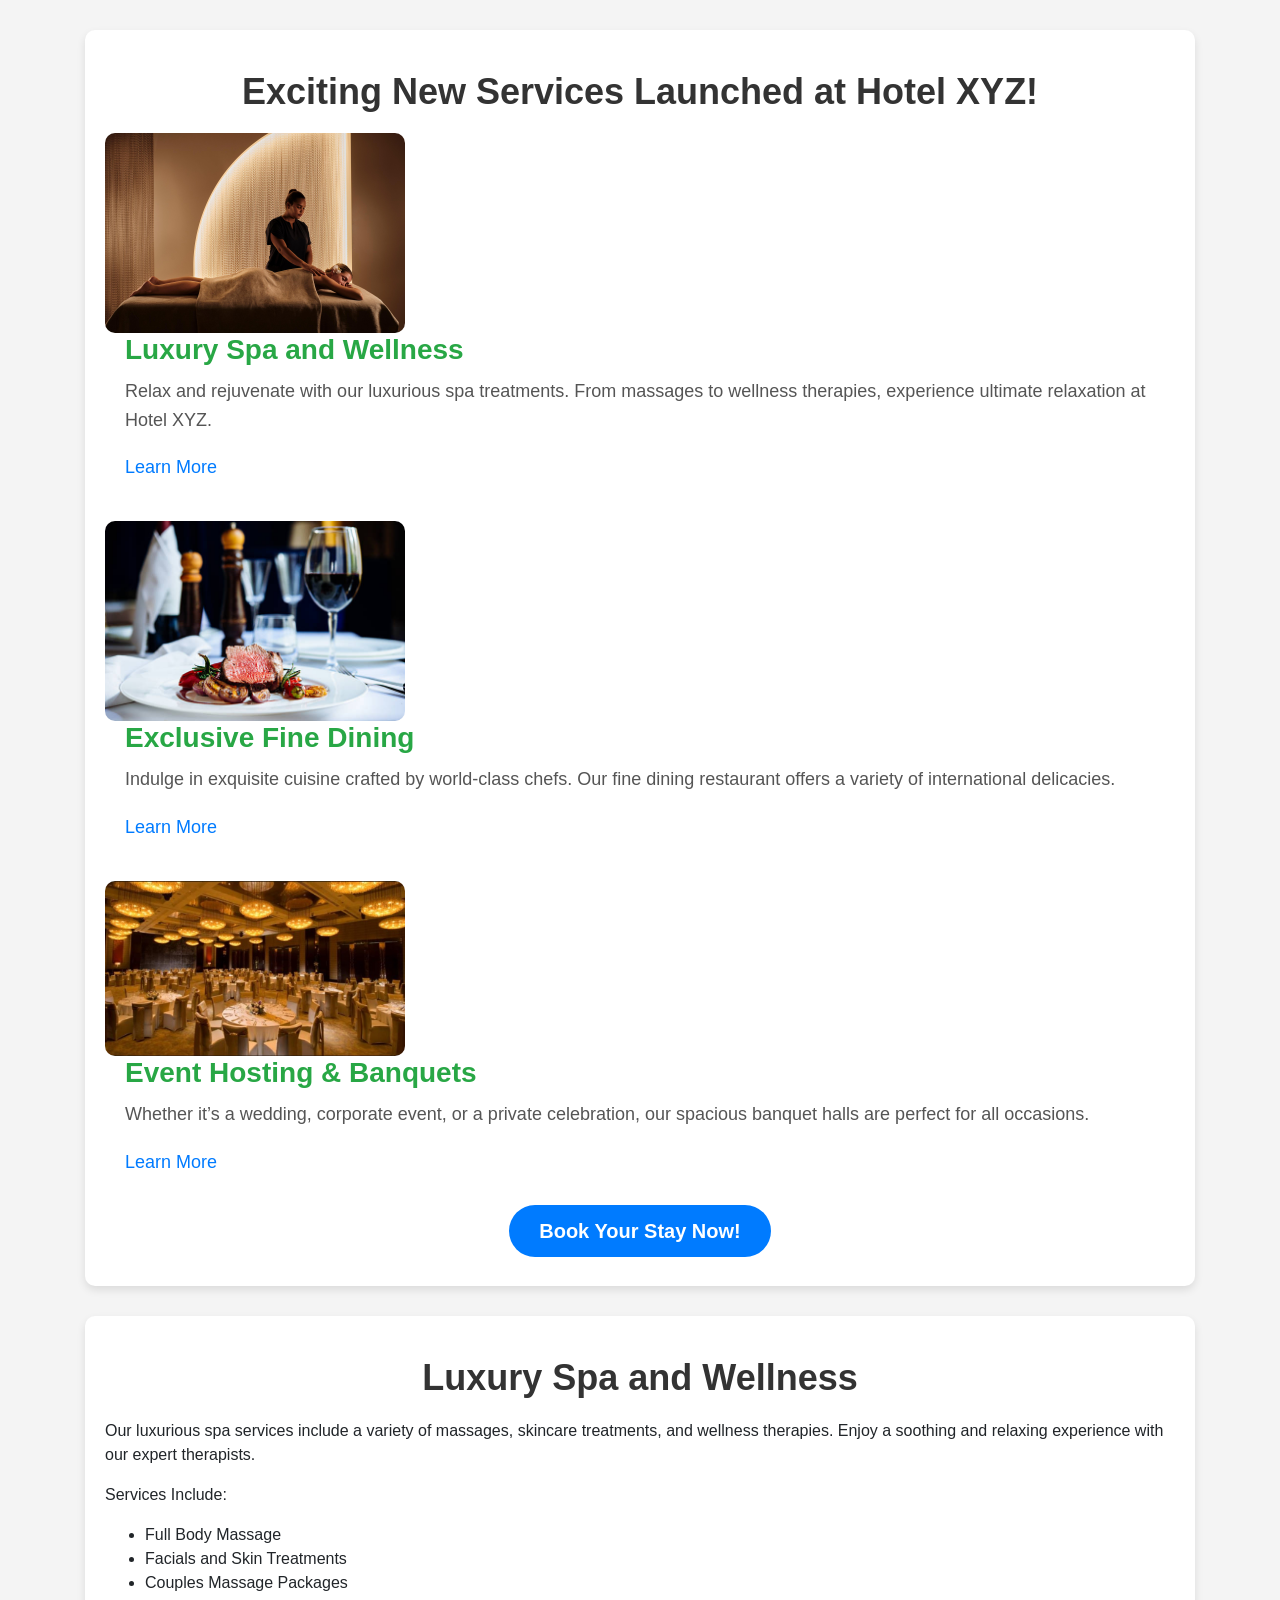
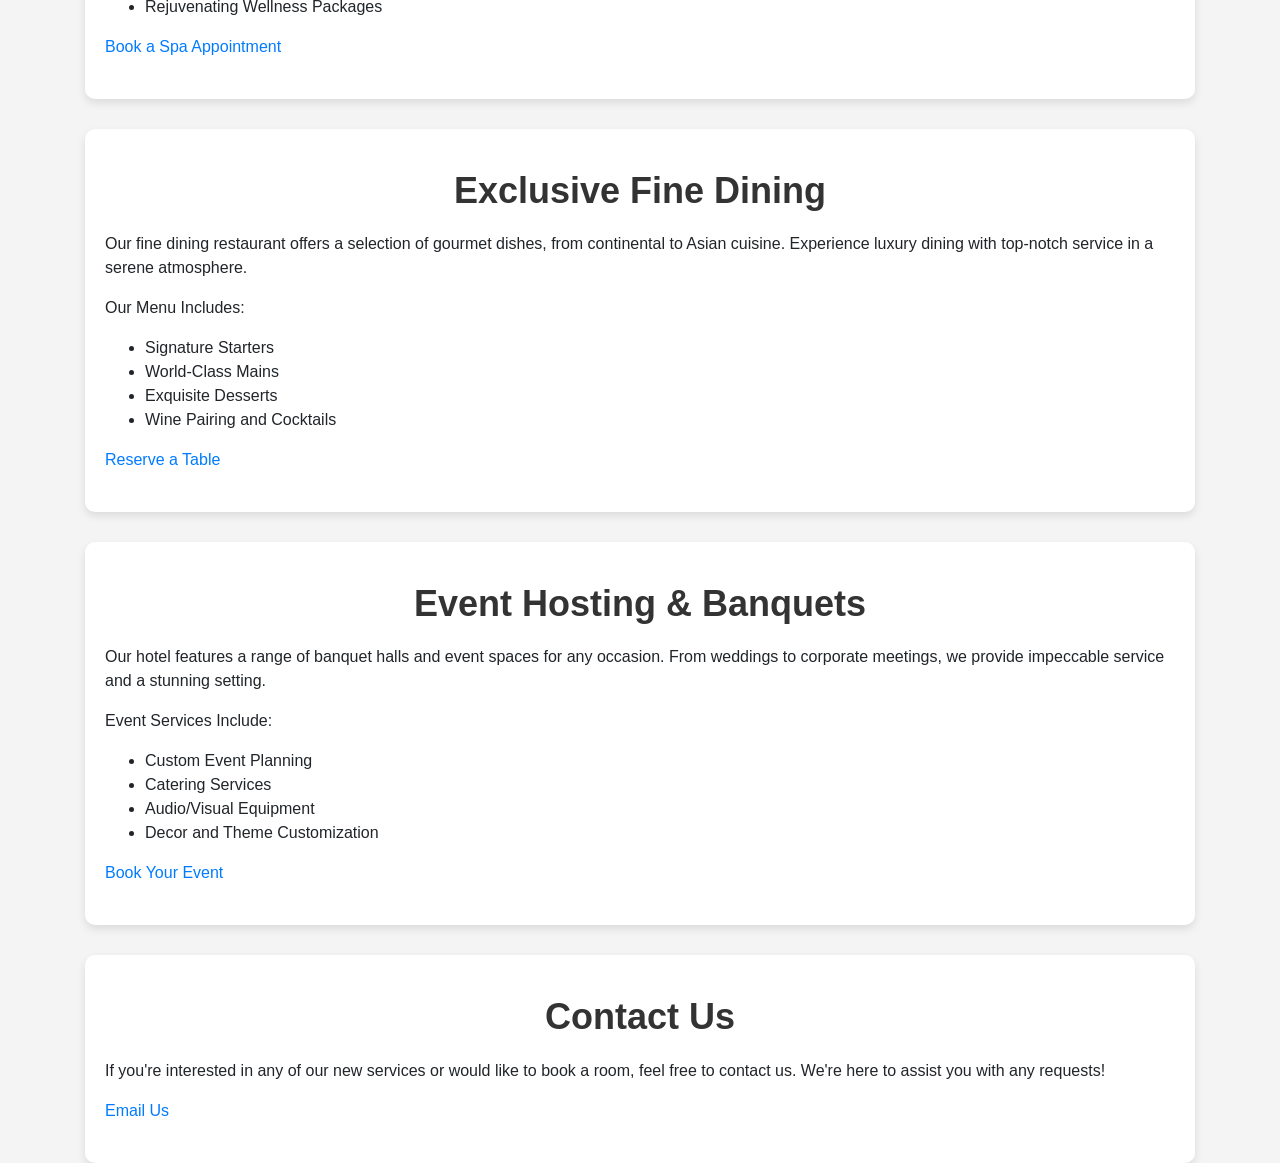
<file: new-service.html>
<!DOCTYPE html>
<html lang="en">
<head>
    <meta charset="UTF-8">
    <meta name="viewport" content="width=device-width, initial-scale=1.0">
    <title>Exciting New Services Launched! | Hotel XYZ</title>
    <link href="https://stackpath.bootstrapcdn.com/bootstrap/4.3.1/css/bootstrap.min.css" rel="stylesheet">
    <style>
        /* Custom Styles */
        body {
            font-family: Arial, sans-serif;
            background-color: #f4f4f4;
            margin: 0;
            padding: 0;
        }

        .service-section {
            background-color: #fff;
            padding: 40px 20px;
            margin-top: 30px;
            border-radius: 10px;
            box-shadow: 0 4px 8px rgba(0, 0, 0, 0.1);
        }

        .service-section h2 {
            font-size: 36px;
            font-weight: bold;
            color: #333;
            text-align: center;
            margin-bottom: 20px;
        }

        .service {
            display: grid;
            flex-direction: row;
            justify-content: space-between;
            margin-bottom: 40px;
        }

        .service img {
            width: 100%;
            height: auto;
            max-width: 300px;
            border-radius: 10px;
        }

        .service-details {
            margin-left: 20px;
            flex: 1;
        }

        .service-details h3 {
            font-size: 28px;
            color: #28a745;
            font-weight: bold;
            margin-bottom: 10px;
        }

        .service-details p {
            font-size: 18px;
            color: #555;
            margin-bottom: 20px;
            line-height: 1.6;
        }

        .service-details a {
            font-size: 18px;
            color: #007bff;
            text-decoration: none;
        }

        .service-details a:hover {
            text-decoration: underline;
        }

        /* Button Styling */
        .cta-button {
            text-align: center;
            margin-top: 30px;
        }

        .cta-button a {
            background-color: #007bff;
            color: #fff;
            font-size: 20px;
            font-weight: bold;
            padding: 15px 30px;
            text-decoration: none;
            border-radius: 50px;
            transition: all 0.3s ease;
        }

        .cta-button a:hover {
            background-color: #0056b3;
            transform: scale(1.1);
        }
    </style>
</head>
<body>

<!-- Main Section -->
<div class="container">

    <!-- Section Title -->
    <div class="service-section">
        <h2>Exciting New Services Launched at Hotel XYZ!</h2>

        <!-- Service 1: Spa and Wellness -->
        <div class="service">
            <img src="spa-1.jpg" alt="Spa">
            <div class="service-details">
                <h3>Luxury Spa and Wellness</h3>
                <p>Relax and rejuvenate with our luxurious spa treatments. From massages to wellness therapies, experience ultimate relaxation at Hotel XYZ.</p>
                <a href="#spa-details">Learn More</a>
            </div>
        </div>

        <!-- Service 2: Fine Dining Restaurant -->
        <div class="service">
            <img src="fine-dininig.jpg" alt="Fine Dining">
            <div class="service-details">
                <h3>Exclusive Fine Dining</h3>
                <p>Indulge in exquisite cuisine crafted by world-class chefs. Our fine dining restaurant offers a variety of international delicacies.</p>
                <a href="#dining-details">Learn More</a>
            </div>
        </div>

        <!-- Service 3: Event Hosting & Banquets -->
        <div class="service">
            <img src="Hotel-Event.jpg">
            <div class="service-details">
                <h3>Event Hosting & Banquets</h3>
                <p>Whether it’s a wedding, corporate event, or a private celebration, our spacious banquet halls are perfect for all occasions.</p>
                <a href="#banquet-details">Learn More</a>
            </div>
        </div>

        <!-- Call to Action Button -->
        <div class="cta-button">
            <a href="#contact-us">Book Your Stay Now!</a>
        </div>
    </div>

    <!-- Service Details (can be linked from Learn More links) -->

    <!-- Spa and Wellness Details -->
    <div id="spa-details" class="service-section">
        <h2>Luxury Spa and Wellness</h2>
        <p>Our luxurious spa services include a variety of massages, skincare treatments, and wellness therapies. Enjoy a soothing and relaxing experience with our expert therapists.</p>
        <p>Services Include:</p>
        <ul>
            <li>Full Body Massage</li>
            <li>Facials and Skin Treatments</li>
            <li>Couples Massage Packages</li>
            <li>Rejuvenating Wellness Packages</li>
        </ul>
        <a href="#contact-us" class="cta-button">Book a Spa Appointment</a>
    </div>

    <!-- Fine Dining Details -->
    <div id="dining-details" class="service-section">
        <h2>Exclusive Fine Dining</h2>
        <p>Our fine dining restaurant offers a selection of gourmet dishes, from continental to Asian cuisine. Experience luxury dining with top-notch service in a serene atmosphere.</p>
        <p>Our Menu Includes:</p>
        <ul>
            <li>Signature Starters</li>
            <li>World-Class Mains</li>
            <li>Exquisite Desserts</li>
            <li>Wine Pairing and Cocktails</li>
        </ul>
        <a href="#contact-us" class="cta-button">Reserve a Table</a>
    </div>

    <!-- Event Hosting & Banquets Details -->
    <div id="banquet-details" class="service-section">
        <h2>Event Hosting & Banquets</h2>
        <p>Our hotel features a range of banquet halls and event spaces for any occasion. From weddings to corporate meetings, we provide impeccable service and a stunning setting.</p>
        <p>Event Services Include:</p>
        <ul>
            <li>Custom Event Planning</li>
            <li>Catering Services</li>
            <li>Audio/Visual Equipment</li>
            <li>Decor and Theme Customization</li>
        </ul>
        <a href="#contact-us" class="cta-button">Book Your Event</a>
    </div>

    <!-- Contact Section -->
    <div id="contact-us" class="service-section">
        <h2>Contact Us</h2>
        <p>If you're interested in any of our new services or would like to book a room, feel free to contact us. We're here to assist you with any requests!</p>
        <a href="mailto:info@hotelxyz.com" class="cta-button">Email Us</a>
    </div>

</div>

<!-- Bootstrap JS & jQuery (needed for Modal or additional interactivity) -->
<script src="https://code.jquery.com/jquery-3.6.0.min.js"></script>
<script src="https://stackpath.bootstrapcdn.com/bootstrap/4.3.1/js/bootstrap.bundle.min.js"></script>

</body>
</html>
</file>
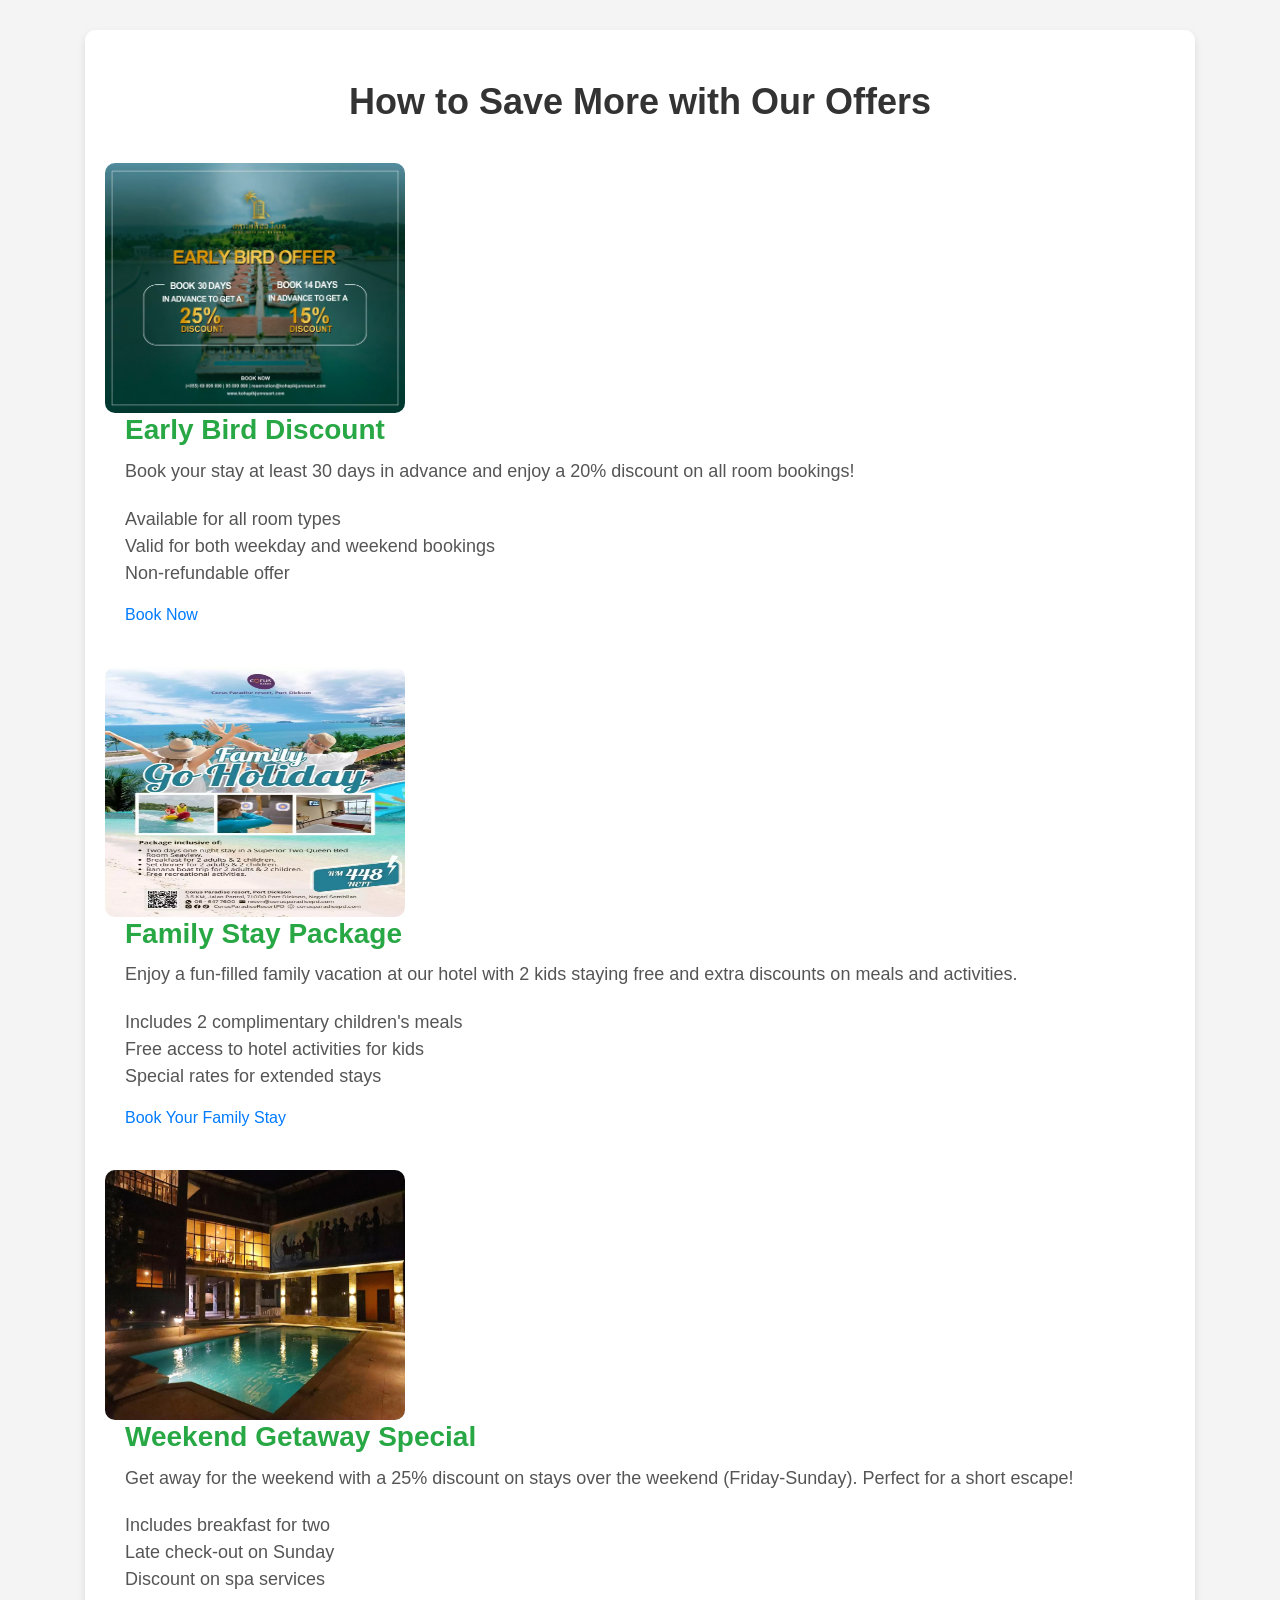
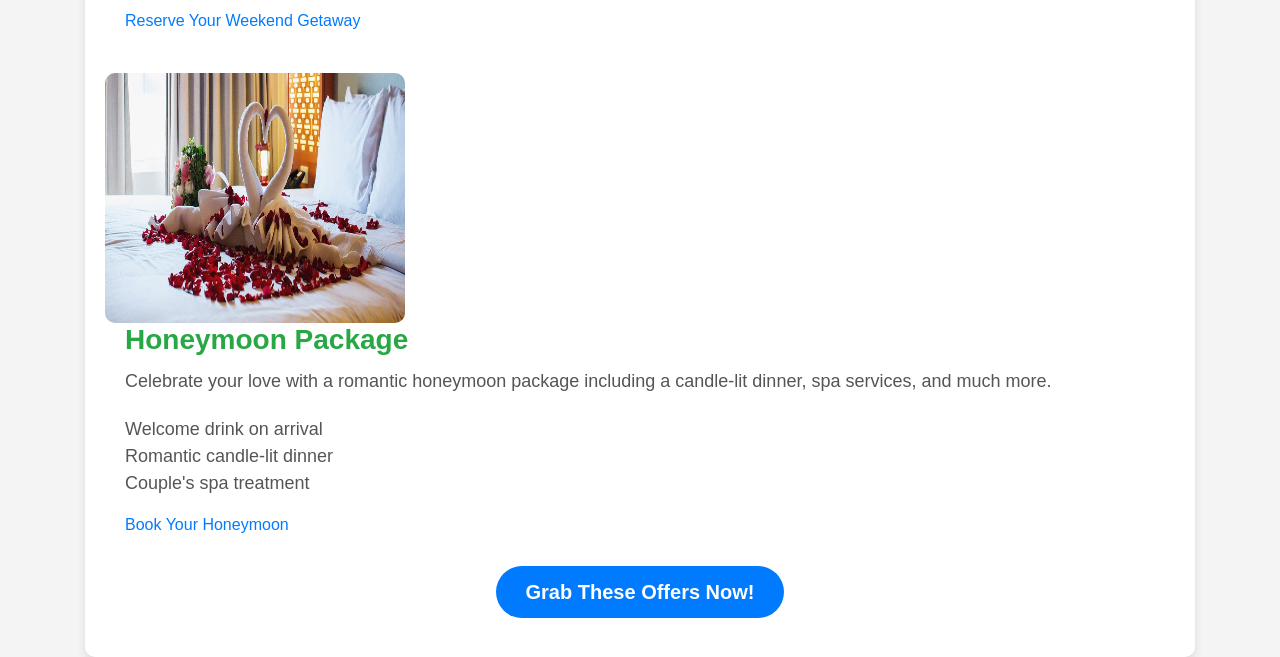
<file: offer-1.html>
<!DOCTYPE html>
<html lang="en">
<head>
    <meta charset="UTF-8">
    <meta name="viewport" content="width=device-width, initial-scale=1.0">
    <title>How to Save More with Our Offers | Hotel XYZ</title>
    <link href="https://stackpath.bootstrapcdn.com/bootstrap/4.3.1/css/bootstrap.min.css" rel="stylesheet">
    <style>
        body {
            font-family: Arial, sans-serif;
            background-color: #f4f4f4;
            margin: 0;
            padding: 0;
        }

        .offers-section {
            background-color: #fff;
            padding: 50px 20px;
            margin-top: 30px;
            border-radius: 10px;
            box-shadow: 0 4px 8px rgba(0, 0, 0, 0.1);
        }

        .offers-section h2 {
            font-size: 36px;
            font-weight: bold;
            color: #333;
            text-align: center;
            margin-bottom: 40px;
        }

        .offer {
            display: grid;
            flex-direction: row;
            justify-content: space-between;
            margin-bottom: 40px;
        }

        .offer img {
            width: 100%;
            height: 250px;
            max-width: 300px;
            border-radius: 10px;
        }

        .offer-details {
            margin-left: 20px;
            flex: 1;
        }

        .offer-details h3 {
            font-size: 28px;
            color: #28a745;
            font-weight: bold;
            margin-bottom: 10px;
        }

        .offer-details p {
            font-size: 18px;
            color: #555;
            margin-bottom: 20px;
            line-height: 1.6;
        }

        .offer-details ul {
            list-style: none;
            padding-left: 0;
        }

        .offer-details ul li {
            font-size: 18px;
            color: #555;
        }

        .cta-button {
            text-align: center;
            margin-top: 30px;
        }

        .cta-button a {
            background-color: #007bff;
            color: #fff;
            font-size: 20px;
            font-weight: bold;
            padding: 15px 30px;
            text-decoration: none;
            border-radius: 50px;
            transition: all 0.3s ease;
        }

        .cta-button a:hover {
            background-color: #0056b3;
            transform: scale(1.1);
        }

        .offer-header {
            font-size: 22px;
            font-weight: bold;
            color: #007bff;
        }

        /* Hidden content (toggle visibility) */
        .more-info {
            display: none;
            margin-top: 20px;
            background-color: #f8f9fa;
            padding: 20px;
            border-radius: 10px;
            box-shadow: 0 2px 6px rgba(0, 0, 0, 0.1);
        }
    </style>
</head>
<body>

<!-- Offers Section -->
<div class="container">

    <!-- Section Title -->
    <div class="offers-section">
        <h2>How to Save More with Our Offers</h2>

        <!-- Offer 1: Early Bird Discount -->
        <div class="offer">
            <img src="early-discount-1.avif" alt="Early Bird Discount">
            <div class="offer-details">
                <h3>Early Bird Discount</h3>
                <p>Book your stay at least 30 days in advance and enjoy a 20% discount on all room bookings!</p>
                <ul>
                    <li>Available for all room types</li>
                    <li>Valid for both weekday and weekend bookings</li>
                    <li>Non-refundable offer</li>
                </ul>
                <a href="#" class="cta-button" onclick="toggleInfo('earlyBird')">Book Now</a>
                <div id="earlyBird" class="more-info">
                    <h4>Additional Information</h4>
                    <p>For early bookings, we offer additional perks like early check-in and late check-out based on room availability. This offer is valid for a limited time, so make sure to grab it soon!</p>
                </div>
            </div>
        </div>

        <!-- Offer 2: Family Stay Package -->
        <div class="offer">
            <img src="family-stay-package.webp" alt="Family Stay Package">
            <div class="offer-details">
                <h3>Family Stay Package</h3>
                <p>Enjoy a fun-filled family vacation at our hotel with 2 kids staying free and extra discounts on meals and activities.</p>
                <ul>
                    <li>Includes 2 complimentary children's meals</li>
                    <li>Free access to hotel activities for kids</li>
                    <li>Special rates for extended stays</li>
                </ul>
                <a href="#" class="cta-button" onclick="toggleInfo('familyStay')">Book Your Family Stay</a>
                <div id="familyStay" class="more-info">
                    <h4>Additional Information</h4>
                    <p>This family package offers an all-inclusive stay, ensuring that both parents and kids have a memorable vacation. Plus, we offer free entry to our kids' club for family fun!</p>
                </div>
            </div>
        </div>

        <!-- Offer 3: Weekend Getaway Special -->
        <div class="offer">
            <img src="weekend-gateway-special.jpg" alt="Weekend Getaway Special">
            <div class="offer-details">
                <h3>Weekend Getaway Special</h3>
                <p>Get away for the weekend with a 25% discount on stays over the weekend (Friday-Sunday). Perfect for a short escape!</p>
                <ul>
                    <li>Includes breakfast for two</li>
                    <li>Late check-out on Sunday</li>
                    <li>Discount on spa services</li>
                </ul>
                <a href="#" class="cta-button" onclick="toggleInfo('weekendGetaway')">Reserve Your Weekend Getaway</a>
                <div id="weekendGetaway" class="more-info">
                    <h4>Additional Information</h4>
                    <p>This offer is perfect for a quick weekend retreat. Enjoy a complimentary breakfast and a relaxing Sunday with a late check-out. We also offer discounts on spa treatments to make your getaway even more special.</p>
                </div>
            </div>
        </div>

        <!-- Offer 4: Honeymoon Package -->
        <div class="offer">
            <img src="honeymoon-package.jpg" alt="Honeymoon Package">
            <div class="offer-details">
                <h3>Honeymoon Package</h3>
                <p>Celebrate your love with a romantic honeymoon package including a candle-lit dinner, spa services, and much more.</p>
                <ul>
                    <li>Welcome drink on arrival</li>
                    <li>Romantic candle-lit dinner</li>
                    <li>Couple's spa treatment</li>
                </ul>
                <a href="#" class="cta-button" onclick="toggleInfo('honeymoonPackage')">Book Your Honeymoon</a>
                <div id="honeymoonPackage" class="more-info">
                    <h4>Additional Information</h4>
                    <p>Our Honeymoon Package ensures a romantic and unforgettable experience with personalized services, including a private candle-lit dinner and a luxurious couple's spa treatment.</p>
                </div>
            </div>
        </div>

        <!-- Call to Action -->
        <div class="cta-button">
            <a href="grab-offer.html">Grab These Offers Now!</a>
        </div>
    </div>

</div>

<!-- Bootstrap JS & jQuery (needed for Modal or additional interactivity) -->
<script src="https://code.jquery.com/jquery-3.6.0.min.js"></script>
<script src="https://stackpath.bootstrapcdn.com/bootstrap/4.3.1/js/bootstrap.bundle.min.js"></script>

<script>
    // Toggle visibility of additional offer information
    function toggleInfo(offerId) {
        var offerInfo = document.getElementById(offerId);
        if (offerInfo.style.display === "none" || offerInfo.style.display === "") {
            offerInfo.style.display = "block";
        } else {
            offerInfo.style.display = "none";
        }
    }
</script>

</body>
</html>
</file>
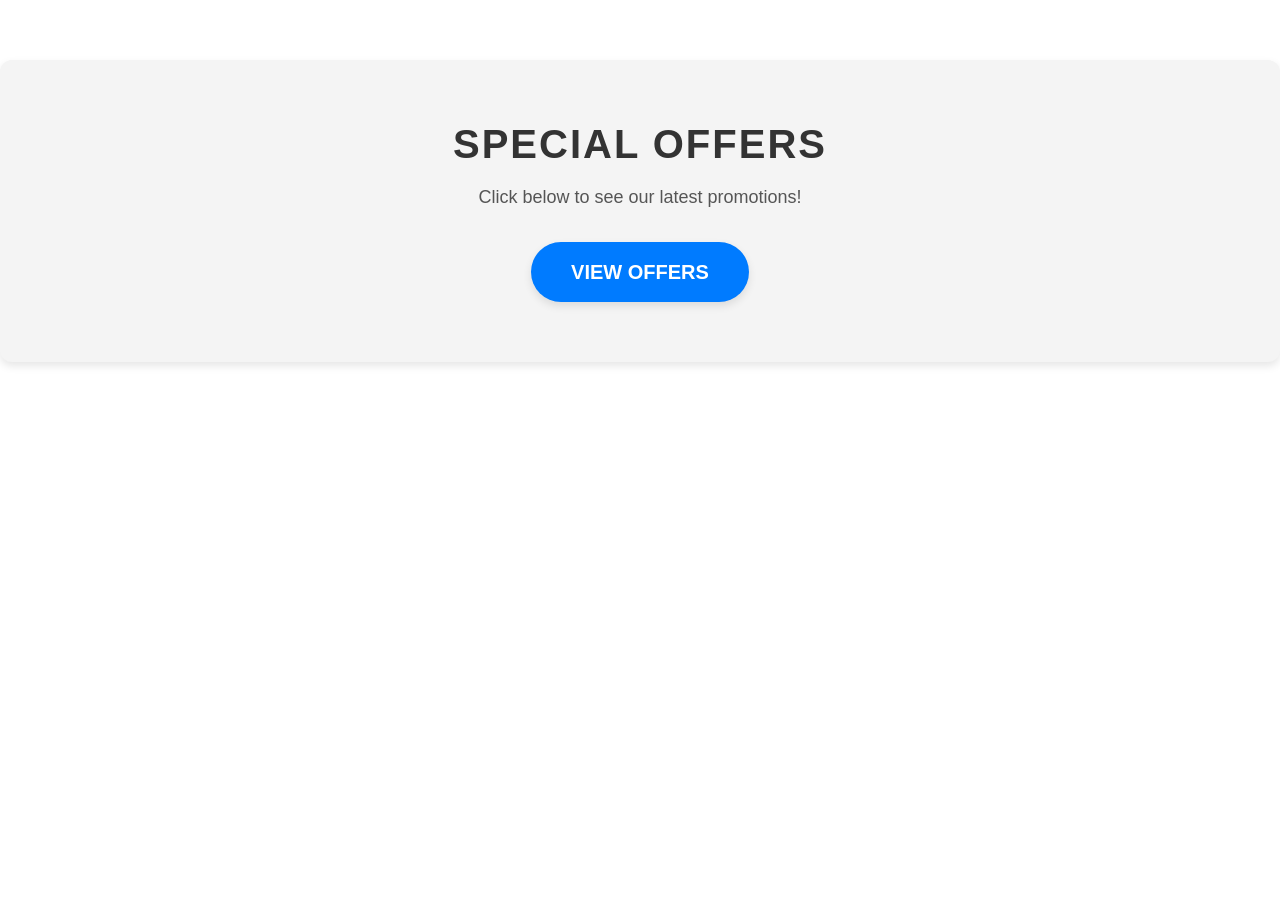
<file: offer.html>
<!DOCTYPE html>
<html lang="en">
<head>
    <meta charset="UTF-8">
    <meta name="viewport" content="width=device-width, initial-scale=1.0">
    <title>Special Offers</title>
    <!-- Bootstrap CSS -->
    <link href="https://stackpath.bootstrapcdn.com/bootstrap/4.3.1/css/bootstrap.min.css" rel="stylesheet">
    <link rel="stylesheet" href="offer.css">
</head>
<body>

<!-- Special Offers Section -->
<section id="special-offers">
    <div class="container">
        <h2>Special Offers</h2>
        <p>Click below to see our latest promotions!</p>
        <!-- Button to Open Modal -->
        <button type="button" class="btn btn-primary" data-toggle="modal" data-target="#offersModal">
            View Offers
        </button>
    </div>
</section>

<!-- Modal for Offers -->
<div class="modal fade" id="offersModal" tabindex="-1" role="dialog" aria-labelledby="offersModalLabel" aria-hidden="true">
    <div class="modal-dialog" role="document">
        <div class="modal-content">
            <div class="modal-header">
                <h5 class="modal-title" id="offersModalLabel">Our Special Offers</h5>
                <button type="button" class="close" data-dismiss="modal" aria-label="Close">
                    <span aria-hidden="true">&times;</span>
                </button>
            </div>
            <div class="modal-body">
                <h5>Offer 1: 50% off on all items</h5>
                <p>Enjoy 50% discount on all products this month. Don't miss out!</p>

                <h5>Offer 2: Buy 1 Get 1 Free</h5>
                <p>Buy one item and get another one absolutely free. Limited time only!</p>

                <h5>Offer 3: Free Shipping</h5>
                <p>Get free shipping on orders over $100. Grab this offer today!</p>
            </div>
            <div class="modal-footer">
                <button type="button" class="btn btn-secondary" data-dismiss="modal">Close</button>
            </div>
        </div>
    </div>
</div>

<!-- Bootstrap JS & jQuery (needed for Modal to work) -->
<script src="https://code.jquery.com/jquery-3.6.0.min.js"></script>
<script src="https://stackpath.bootstrapcdn.com/bootstrap/4.3.1/js/bootstrap.bundle.min.js"></script>

</body>
</html>
</file>
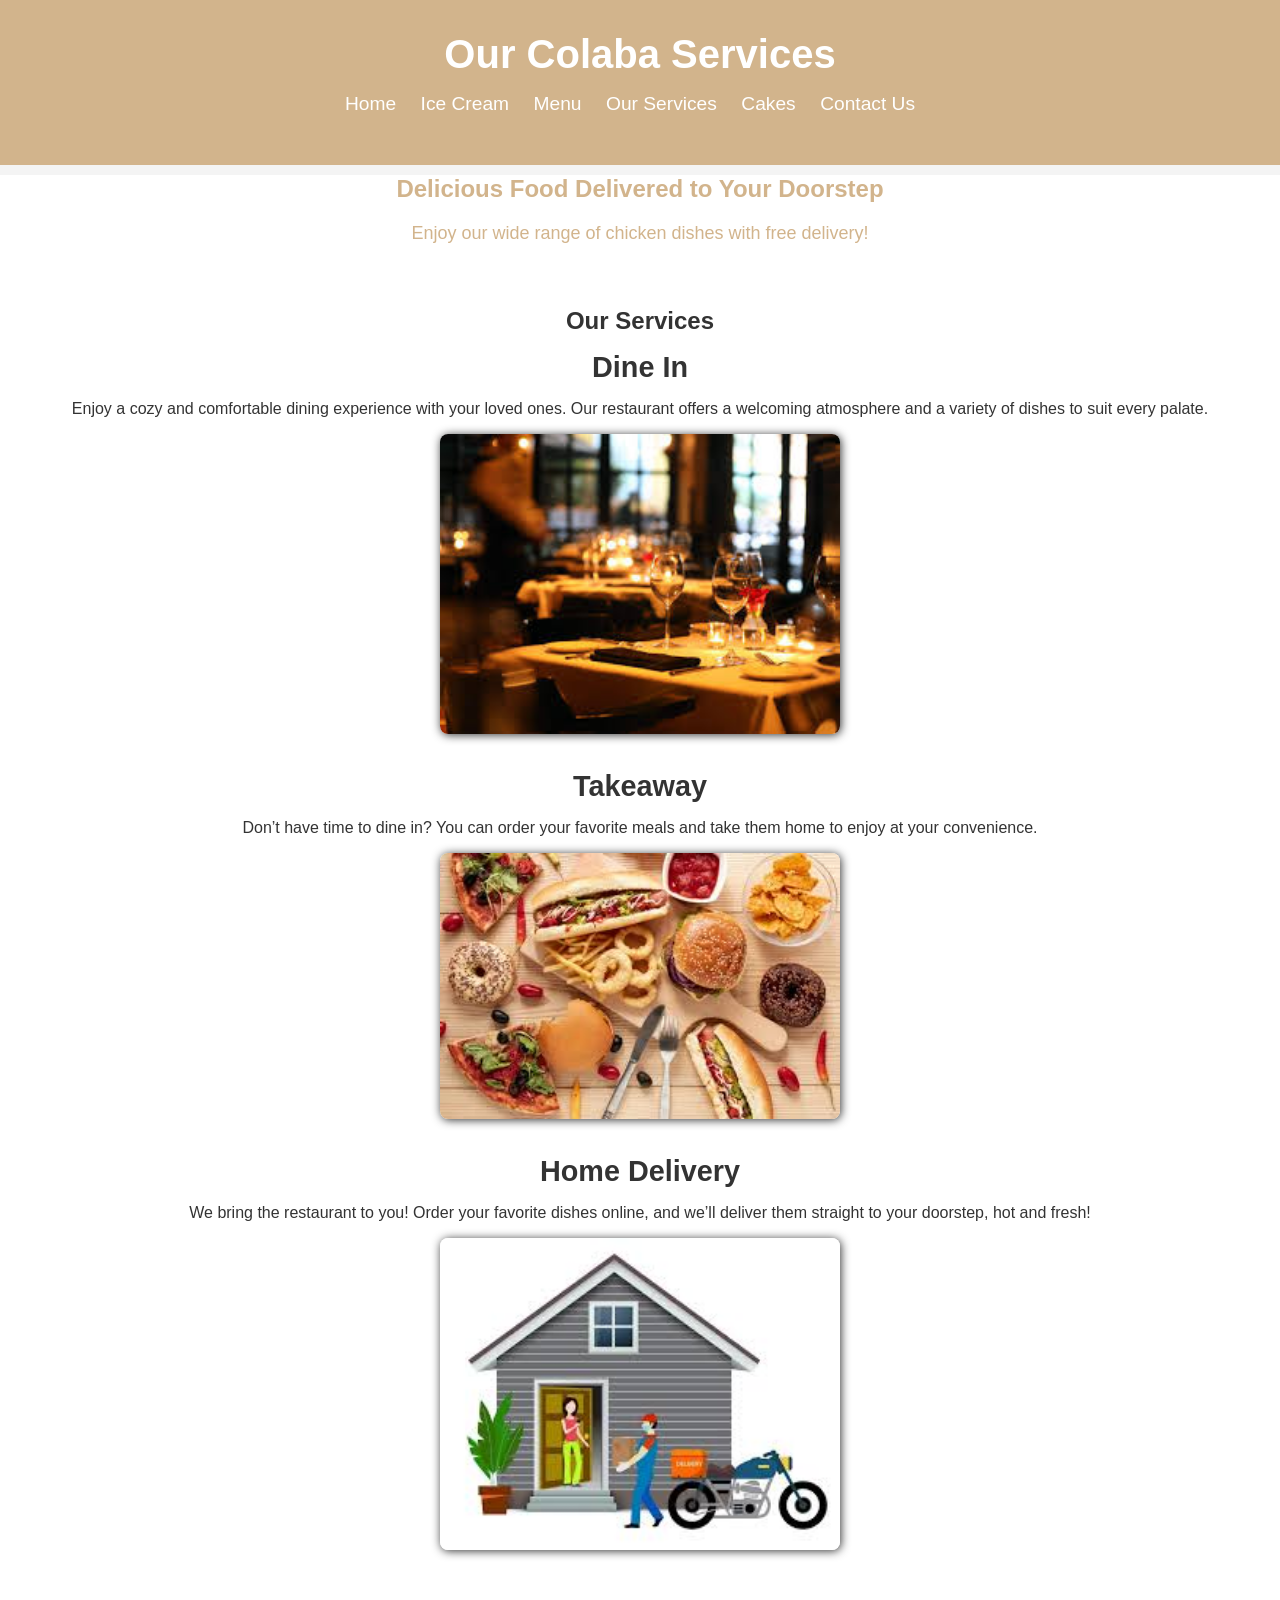
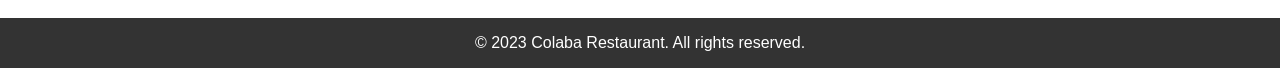
<file: service.html>
<!DOCTYPE html>
<html lang="en">
<head>
    <meta charset="UTF-8">
    <meta name="viewport" content="width=device-width, initial-scale=1.0">
    <title>Colaba Restaurant</title>
    <link rel="stylesheet" href="service.css">
</head>
<style>
.hero h2 {
  text-align: center;
  margin-top: 30px;
}
.hero p {
    margin-top: 20px;
    font-size: 18px;
    text-align: center;
}
</style>
<body>
    <header>
        <h1>Our Colaba Services</h1>
        <nav>
            <ul>
                <li><a href="index.html">Home</a></li>
                <li><a href="ice.html">Ice Cream</a></li>
                <li><a href="menu.html">Menu</a></li>
                <li><a href="service.html">Our Services</a></li>
                <li><a href="cake.html">Cakes</a></li>
                <li><a href="contact1.html">Contact Us</a></li>
            </ul>
        </nav>
    </header>

    <section class="hero">
        <h2>Delicious Food Delivered to Your Doorstep</h2>
        <p>Enjoy our wide range of chicken dishes with free delivery!</p>
    </section>

    <section id="service" class="service-section">
        <h2>Our Services</h2>
        <div class="service-item" id="service1">
            <h3>Dine In</h3>
            <p>Enjoy a cozy and comfortable dining experience with your loved ones. Our restaurant offers a welcoming atmosphere and a variety of dishes to suit every palate.</p>
            <img src="colaba2.jpeg" alt="Dine In">
        </div>
        
        <div class="service-item" id="service2">
            <h3>Takeaway</h3>
            <p>Don’t have time to dine in? You can order your favorite meals and take them home to enjoy at your convenience.</p>
            <img src="colaba3.jpeg" alt="Takeaway">
        </div>

        <div class="service-item" id="service3">
            <h3>Home Delivery</h3>
            <p>We bring the restaurant to you! Order your favorite dishes online, and we’ll deliver them straight to your doorstep, hot and fresh!</p>
            <img src="colaba1.jpeg" alt="Home Delivery">
        </div>
    </section>

    <footer>
        <p>&copy; 2023 Colaba Restaurant. All rights reserved.</p>
    </footer>
    <script src="script.js" defer></script>

</body>
</html>
</file>
<file: book-now.css>
/* General Styles */
body {
  font-family: Arial, sans-serif;
  margin: 0;
  padding: 0;
  background-color: #f4f4f4;
  color: #333;
}

header {
  background-color: #0044cc;
  color: white;
  text-align: center;
  padding: 50px 20px;
}

h1 {
  font-size: 3em;
}

p {
  font-size: 1.2em;
}

/* Images Section */
.images {
  text-align: center;
  margin: 40px 0;
}

.images h2 {
  font-size: 2em;
  margin-bottom: 20px;
}

.image-container {
  display: grid;
  justify-content: center;
  gap: 20px;
}

.image-container img {
  width: 300px;
  height: auto;
  border-radius: 10px;
  box-shadow: 0 4px 8px rgba(0, 0, 0, 0.2);
}

/* Description Section */
.description {
  margin: 40px 20px;
  font-size: 1.1em;
}

.description h2 {
  font-size: 2.5em;
  margin-bottom: 20px;
}

.description h3 {
  font-size: 1.8em;
  margin-top: 30px;
}

.description ul {
  list-style-type: none;
  padding: 0;
}

.description li {
  margin: 10px 0;
}

/* Testimonials Section */
.testimonials {
  background-color: #ececec;
  padding: 20px;
  margin: 40px 0;
  text-align: center;
}

.testimonials h2 {
  font-size: 2em;
  margin-bottom: 20px;
}

.testimonial {
  font-style: italic;
  margin: 10px 0;
}

/* CTA Section */
.cta {
  background-color: #0044cc;
  color: white;
  text-align: center;
  padding: 50px 20px;
}

.cta h2 {
  font-size: 2.5em;
  margin-bottom: 20px;
}

.cta button {
  background-color: #ff7f50;
  border: none;
  padding: 15px 30px;
  font-size: 1.2em;
  cursor: pointer;
  border-radius: 5px;
}

.cta button a {
  text-decoration: none;
  color: white;
}

/* Footer Section */
footer {
  background-color: #333;
  color: white;
  text-align: center;
  padding: 20px;
 /* position: fixed; */
  /* width: 100%; */
/*     width: 1216px; */
/*   width: 1209px; */
 /* bottom: 0; */
}
@media screen and (min-width: 0px) and (max-width: 768px) {
  .image-container {
    display: grid;
    justify-content: center;
    gap: 20px;
  }
}
</file>
<file: cake.css>
/* Body and layout */
body {
  font-family: Arial, sans-serif;
  background-color: #f8f8f8;
  color: #333;
  padding: 20px;
}

header {
  background-color: tan;
  /* background-color: #333; */
  color: #fff;
  padding: 1rem 0;
  text-align: center;
}

header h1 {
  font-size: 2.5rem;
}

nav ul {
  list-style-type: none;
  margin-top: 1rem;
}

nav ul li {
  display: inline;
  margin-right: 20px;
}

nav ul li a {
  color: #fff;
  text-decoration: none;
  font-size: 1.2rem;
}

nav ul li a:hover {
  text-decoration: underline;
}
/* Product container */
.product-container {
  margin-top: 15px;
  display: flex;
  flex-wrap: wrap;
  gap: 20px;
  justify-content: space-around;
}

/* Product style */
.product {
  background-color: #fff;
  border-radius: 8px;
  box-shadow: 0 4px 10px rgba(0, 0, 0, 0.1);
  padding: 20px;
  /* width: 22%;  */
  width: 225px;
  text-align: center;
  transition: transform 0.3s ease;
}

.product:hover {
cursor: pointer;
}

/* Product image */
.product img {
  width: 100%;
  /* height: auto; */
  height: 250px;
  border-radius: 8px;
  /* transition: transform 0.3s ease; */
}

.product img:hover {
  cursor: pointer;
}

/* Product title */
.product h3 {
  margin-top: 40px;
  font-size: 1.2rem;
  font-weight: bold;
}

/* Product price */
.product p {
  margin: 10px 0;
  color: #e91e63;
  font-size: 1rem;
}

/* Button styling */
.add-to-cart {
  background-color: #28a745;
  color: #fff;
  border: none;
  padding: 10px 20px;
  font-size: 1rem;
  cursor: pointer;
  border-radius: 5px;
  transition: background-color 0.3s ease;
}

.add-to-cart:hover {
  background-color: #218838;
}

/* Cart section */
.cart-container {
  background-color: #fff;
  padding: 20px;
  border-radius: 8px;
  box-shadow: 0 4px 10px rgba(0, 0, 0, 0.1);
  margin-top: 40px;
  display: none; /* Initially hidden */
}

.cart-container h3 {
  font-size: 1.5rem;
  margin-bottom: 20px;
}

#cart-items {
  margin-bottom: 20px;
}

.cart-item {
  margin-bottom: 10px;
  font-size: 1rem;
}

#total-price {
  font-weight: bold;
  font-size: 1.2rem;
  margin-bottom: 20px;
}

/* View Cart Button */
#view-cart-btn {
  background-color: #007bff;
  color: #fff;
  border: none;
  padding: 15px 25px;
  font-size: 1.2rem;
  cursor: pointer;
  border-radius: 5px;
  transition: background-color 0.3s ease;
  margin-top: 30px;
}

#view-cart-btn:hover {
  background-color: #0056b3;
}

/* Close Cart Button */
#close-cart-btn {
  background-color: #dc3545;
  color: #fff;
  border: none;
  padding: 10px 20px;
  font-size: 1rem;
  cursor: pointer;
  border-radius: 5px;
}

#close-cart-btn:hover {
  background-color: #c82333;
}
footer {
  background-color: #333;
  color: #fff;
  text-align: center;
  padding: 1rem 0;
 
}

footer p {
  font-size: 1rem;
}
/* Responsive design for mobile */
@media (max-width: 900px) {
  .product {
      width: 48%;
  }
  #cart-container {
    margin-top: 20px;
}
.add{
  margin-left: -5px !important;
  width: 149px;
}
#view-cart-btn {
  left: 73% !important;
  width: 135px;
  padding: 14px 6px !important;
}
}
@media (max-width: 768px) {
  .product {
      width: 48%;
  }
  #cart-container {
    margin-top: 20px;
}
.add{
  margin-left: -5px !important;
  width: 149px;
}
#view-cart-btn {
  left: 73% !important;
  width: 135px;
  padding: 14px 6px !important;
}
}
@media (max-width: 640px) {
  .product {
      width: 48%;
  }
  #cart-container {
    margin-top: 20px;
}
.add{
  margin-left: -5px !important;
  width: 149px;
}
#view-cart-btn {
  left: 73% !important;
  width: 135px;
  padding: 14px 6px !important;
}
}

/* Responsive design for smaller devices */
@media (max-width: 480px) {
  .product {
      width: 100%;
  }

  #cart-container {
      margin-top: 20px;
  }
  .add{
    margin-left: -5px !important;
    width: 149px;
  }
  #view-cart-btn {
    left: 73% !important;
    width: 135px;
    padding: 14px 6px !important;
  }
}
@media (max-width: 320px) {
  .product {
      width: 100%;
  }

  #cart-container {
      margin-top: 20px;
  }
  .add{
    margin-left: 0px !important;
  }
  #view-cart-btn {
    left: 55% !important;
    margin-left: 50px;
  }
  .add {
    width: 45%;
    background-color: #28a745;
    color: #fff;
    border: none;
    padding: 17px 13px;
    font-size: 1rem;
    cursor: pointer;
    border-radius: 5px;
    transition: background-color 0.3s ease;
    margin-top: 14px;
    display: block;
    margin-top: -70px;
  }
}

/* .cart-item span {
  display: inline-block;
  width: 50%;
  text-align: left;
}

.cart-item span:nth-child(2) {
  text-align: right;
}

.cart-item:hover {
  background-color: #f1f1f1;
} */




/* Cart Modal Styling */
.cart-modal {
  display: none; /* Hidden by default */
  position: fixed;
  top: 0;
  left: 0;
  width: 100%;
  height: 100%;
  background-color: rgba(0, 0, 0, 0.5); /* Semi-transparent background */
  justify-content: center;
  align-items: center;
  z-index: 1000;
}

.cart-content {
  background-color: white;
  padding: 20px;
  border-radius: 8px;
  width: 80%;
  max-width: 400px;
  text-align: center;
}

#close-cart-btn {
  background-color: #ff4d4d;
  color: white;
  font-size: 16px;
  padding: 10px 20px;
  border: none;
  border-radius: 5px;
  cursor: pointer;
  transition: background-color 0.3s ease;
}

#close-cart-btn:hover {
  background-color: #ff1a1a;
}

.cake-item {
  margin: 20px;
  text-align: center;
}

.cake-item button {
  padding: 10px 20px;
  background-color: #4CAF50;
  color: white;
  border: none;
  cursor: pointer;
}

.cake-item button:hover {
  background-color: #45a049;
}

.cart-item {
  display: flex;
  justify-content: space-between;
  margin-bottom: 10px;
}

#total-price {
  margin-top: 20px;
  font-size: 18px;
  font-weight: bold;
}


/* Center the "View Cart" button at the bottom */


/* View Cart Button */
/* View Cart Button */
#view-cart-btn {
  padding: 15px 25px;
  background-color: #f39c12;
  color: white;
  border: none;
  border-radius: 8px;
  font-size: 18px;
  cursor: pointer;
  position: fixed;
  bottom: 20px; /* Positioned at the bottom */
  left: 50%;
  transform: translateX(-50%); /* Centers it horizontally */
  z-index: 9999;
}

/* Cart Section (will be at the bottom) */
#cart-section {
  display: none;
  padding: 20px;
  background-color: #f1f1f1;
  position: fixed;
  bottom: 0; /* Keep it at the bottom of the page */
  left: 0;
  width: 100%;
  box-shadow: 0 4px 6px rgba(0, 0, 0, 0.1);
  z-index: 9999;
}

/* Cart items list */
#cart-items-list {
  margin-bottom: 20px;
}

/* Cart item style */
#cart-items-list div {
  font-size: 16px;
  margin: 5px 0;
}

/* Close Cart Button */
#close-cart-btn {
  padding: 10px 20px;
  background-color: #e74c3c;
  color: white;
  border: none;
  border-radius: 8px;
  font-size: 16px;
  cursor: pointer;
  margin-top: 20px;
}

.add{
  background-color: #28a745;
  color: #fff;
  border: none;
  padding: 17px 13px;
  font-size: 1rem;
  cursor: pointer;
  border-radius: 5px;
  transition: background-color 0.3s ease;
  margin-top: 14px;
  display: block;
  left: 40%;
  margin-left: 375px;
}

.add:hover {
  background-color: #218838;
}
</file>
<file: conact1.css>
/* Reset some basic styles */
* {
  margin: 0;
  padding: 0;
  box-sizing: border-box;
}

/* Body and basic layout */
body {
  font-family: Arial, sans-serif;
  background-color: #f4f4f4;
  color: #333;
  line-height: 1.6;
}

/* Header */
header {
  background-color: tan;
  color: #fff;
  padding: 1rem 0;
  text-align: center;
}

header h1 {
  font-size: 2.5rem;
}

/* Navigation */
ul {
  list-style-type: none;
  margin-top: 1rem;
}

nav ul li {
  display: inline;
  margin-right: 20px;
}

nav ul li a {
  color: #fff;
  text-decoration: none;
  font-size: 1.2rem;
}

nav ul li a:hover {
  text-decoration: underline;
}

/* Contact Form */
.contact-form {
  width: 100%;
  background-color: #fff;
  padding: 2rem;
  border-radius: 8px;
  box-shadow: 0 4px 8px rgba(0, 0, 0, 0.1);
  margin-top: 2rem;
}

.contact-form h2 {
  font-size: 2rem;
  color: #333;
  margin-bottom: 1rem;
  text-align: center;
}

.contact-form label {
  display: block;
  font-size: 1.1rem;
  margin-bottom: 0.5rem;
  color: #555;
}

.contact-form input,
.contact-form textarea {
  width: 100%;
  padding: 1rem;
  margin-bottom: 1.5rem;
  border: 1px solid #ddd;
  border-radius: 8px;
  font-size: 1rem;
  color: #333;
}

.contact-form button {
  background-color: #ff6f00;
  color: white;
  padding: 10px 20px;
  border: none;
  border-radius: 5px;
  font-size: 1.2rem;
  cursor: pointer;
  width: 100%;
  transition: background-color 0.3s ease;
}

.contact-form button:hover {
  background-color: #ff6f00;
  opacity: 0.9;
}

/* Instructions Section */
.contact-instructions {
  width: 100%;
  padding: 4px;
  background-color: #f9f9f9;
  border-radius: 8px;
  box-shadow: 0 4px 8px rgba(0, 0, 0, 0.1);
  text-align: justify;
  margin-top: 2rem;
}

.contact-instructions h2 {
  font-size: 2rem;
  color: #333;
  margin-bottom: 20px;
}

.contact-instructions p {
  font-size: 1.1rem;
  color: #555;
  line-height: 1.6;
  margin-bottom: 1rem;
}

.contact-instructions ul {
  list-style-type: disc;
  padding-left: 1.5rem;
}

.contact-instructions ul li {
  font-size: 1rem;
  color: #555;
  margin-bottom: 0.5rem;
}

.contact-instructions address {
  font-style: normal;
  margin-top: 1rem;
  line-height: 1.5;
  color: #555555;
}

.href {
  text-decoration: none;
  color: white;
}

/* Footer */
footer {
  background-color: #333;
  color: #fff;
  text-align: center;
  padding: 1rem 0;
  width: 100%;
  margin-top: 19px;
}

footer p {
  font-size: 1rem;
}

/* Media Queries for Responsiveness */

/* Small Devices (Mobile Phones in Portrait Mode) */
@media (max-width: 480px) {
  header h1 {
    font-size: 1.8rem;
  }

  nav ul li {
    display: block;
    margin-bottom: 10px;
  }

  .contact-form, .contact-instructions {
    width: 100%;
    margin-bottom: 1.5rem;
  }

  .contact-form h2, .contact-instructions h2 {
    font-size: 1.6rem;
  }

  .contact-form input, .contact-form textarea {
    font-size: 14px;
  }

  .contact-form button {
    font-size: 1rem;
  }

  footer p {
    font-size: 0.9rem;
  }
}

/* Mobile Landscape or Small Tablets */
@media (max-width: 600px) {
  header h1 {
    font-size: 2rem;
  }

  nav ul li {
    display: block;
    margin-bottom: 12px;
  }

  .contact-form, .contact-instructions {
    width: 100%;
  }

  .contact-form h2, .contact-instructions h2 {
    font-size: 1.8rem;
  }

  .contact-form input, .contact-form textarea {
    font-size: 15px;
  }

  .contact-form button {
    font-size: 1.1rem;
  }

  footer p {
    font-size: 1rem;
  }
}



/* Large Tablets to Small Desktops */
@media (min-width: 768px) and (max-width: 1024px) {
  .contact-form {
    /* display: flex; */
    justify-content: space-between;
    flex-wrap: wrap;
    padding: 2rem;
    /* margin-left: 250px; */
    width: 100%;
  }

  /* .contact-form, .contact-instructions {
    width: 48%; 
  } */
  .contact-form h2 {
text-align: center;
  }
  .contact-instructions h2 {
    font-size: 2.5rem;
    /* margin-left: 250px; */
    width: 100%;
  }

  .contact-form button {
    font-size: 1.3rem;
  }
}

/* Large Desktops */
@media (min-width: 1025px) and (max-width: 1500px) {
  .contact-form {
    /* display: flex; */
    justify-content: space-between;
    padding: 2rem;
    /* margin-left: 250px; */
    width: 100%;
  }

  /* .contact-form, .contact-instructions {
    width: 48%; 
  } */

  .contact-form h2, .contact-instructions h2 {
    font-size: 2.5rem;
    /* margin-left: 250px;
    width: 60%; */
  }

  .contact-form button {
    font-size: 1.4rem;
  }

  footer p {
    font-size: 1.1rem;
  }
}

/* Large Desktops and HD Monitors */
@media (min-width: 1501px) {
  .contact-form {
    display: flex;
    justify-content: space-between;
    padding: 2rem 10%;
    margin-left: 250px;
    width: 100%;
  }
/* 
  .contact-form, .contact-instructions {
    width: 48%;
  } */

  .contact-form h2, .contact-instructions h2 {
    font-size: 2.5rem;
    /* margin-left: 250px;
    width: 60%; */
  }

  .contact-form button {
    font-size: 1.5rem;
  }

  footer p {
    font-size: 1.2rem;
  }
}
</file>
<file: ice.css>
/* General reset */
 * {
  margin: 0;
  padding: 0;
  box-sizing: border-box;
}

body {
  font-family: Arial, sans-serif;
  background-color: #f4f4f4;
  color: #333;
  line-height: 1.6;
}

/* Header styles */
header {
  background-color: tan;
  /* background-color: #333; */
  color: #fff;
  padding: 1rem 0;
  text-align: center;
}

header h1 {
  font-size: 2.5rem;
}

nav ul {
  list-style-type: none;
  margin-top: 1rem;
}

nav ul li {
  display: inline;
  margin-right: 20px;
}

nav ul li a {
  color: #fff;
  text-decoration: none;
  font-size: 1.2rem;
}

nav ul li a:hover {
  text-decoration: underline;
}

/* Hero section with background image */
.hero {
  background-image: url('colaba.webp'); /* Add your image here */
  background-size: cover;
  background-position: center;
  padding: 6rem 1rem;
  color: white;
  text-align: center;
  height: 100vh; /* Full height of the screen */
}

.hero-content {
  background-color: rgba(0, 0, 0, 0.5); /* Adds a dark overlay on the image */
  padding: 2rem;
  border-radius: 10px;
  max-width: 800px;
  margin: auto;
}

.hero h2 {
  font-size: 3rem;
  margin-bottom: 1rem;
}

.hero p {
  font-size: 1.5rem;
}
/* Menu section styles */
.menu {
  padding: 4rem 1rem;
  background-color: #fff;
}

.menu h2 {
  font-size: 2.5rem;
  margin-bottom: 2rem;
  text-align: center;
}

.menu-items {
  display: grid;
  grid-template-columns: repeat(auto-fill, minmax(250px, 1fr));
  gap: 2rem;
}

.menu-item {
  text-align: center;
  border: 1px solid #ddd;
  padding: 1rem;
  border-radius: 10px;
  background-color: #f9f9f9;
  box-shadow: 0 0 10px rgba(0, 0, 0, 0.1);
}

.menu-item img {
  width: 100%;
  height: 220px;
  border-radius: 8px;
}

.menu-item h3 {
  font-size: 1.5rem;
  margin: 1rem 0;
}

.menu-item .price {
  font-size: 1.2rem;
  font-weight: bold;
  color: #333;
  margin-bottom: 1rem;
}

.add-to-cart {
  padding: 0.5rem 1rem;
  background-color: #ff6f00;
  color: white;
  border: none;
  border-radius: 5px;
  cursor: pointer;
}

.add-to-cart:hover {
  background-color: #ff8c1a;
}

.price {
  font-size: 1.2rem;
  color: #e67e22;
  margin-top: 10px;
}
#view-cart-btn {
  padding: 15px 25px;
  background-color: #f39c12;
  color: white;
  border: none;
  border-radius: 8px;
  font-size: 18px;
  cursor: pointer;
  position: fixed;
  bottom: 20px; /* Positioned at the bottom */
  left: 50%;
  transform: translateX(-50%); /* Centers it horizontally */
  z-index: 9999;
  z-index: 1;
  opacity: 0.5;
}

/* Cart Section (will be at the bottom) */
#cart-section {
  display: none;
  padding: 20px;
  background-color: #f1f1f1;
  position: fixed;
  bottom: 0; /* Keep it at the bottom of the page */
  left: 0;
  width: 100%;
  box-shadow: 0 4px 6px rgba(0, 0, 0, 0.1);
  z-index: 9999;
}

/* Cart items list */
#cart-items-list {
  margin-bottom: 20px;
}

/* Cart item style */
#cart-items-list div {
  font-size: 16px;
  margin: 5px 0;
}

/* Close Cart Button */
#close-cart-btn {
  padding: 10px 20px;
  background-color: #e74c3c;
  color: white;
  border: none;
  border-radius: 8px;
  font-size: 16px;
  cursor: pointer;
  margin-top: 20px;
}

.add{
  background-color: #28a745;
  color: #fff;
  border: none;
  padding: 17px 13px;
  font-size: 1rem;
  cursor: pointer;
  border-radius: 5px;
  transition: background-color 0.3s ease;
  margin-top: 14px;
  display: block;
  left: 40%;
  width: 55%;
  /* margin-left: 375px; */
}

.add:hover {
  background-color: #218838;
}

footer {
  background-color: #333;
  color: #fff;
  text-align: center;
  padding: 1rem 0;
  width: 100%;
}

footer p {
  font-size: 1rem;
}

@media screen and (min-width: 0px) and (max-width: 2000px) {
  .add {
    background-color: #28a745;
    color: #fff;
    border: none;
    padding: 17px 13px;
    font-size: 1rem;
    cursor: pointer;
    border-radius: 5px;
    transition: background-color 0.3sease;
    margin-top: 14px;
    display: block;
    left: 40%;
    width: 55%;
    /* margin-left: 375px; */
    height: 50px;
    width: 120px;
}
}
</file>
<file: menu.css>
/* General Styles */
body {
  font-family: Arial, sans-serif;
  background-color: #f4f4f4;
  margin: 0;
  padding: 0;
  color: #333;
}

/* Header Styles */
header {
  background-color: tan;
  color: #fff;
  padding: 1rem 0;
  text-align: center;
}

header h1 {
  font-size: 2.5rem;
}

nav ul {
  list-style-type: none;
  margin-top: 1rem;
  line-height: 35px;
}

nav ul li {
  display: inline;
  margin-right: 20px;
}

nav ul li a {
  color: #fff;
  text-decoration: none;
  font-size: 1.2rem;
}

nav ul li a:hover {
  text-decoration: underline;
}

/* Menu Section Styles */
#menu {
  /* background-color: #fff; */
  padding: 0px 1rem;
  /* padding: 1rem 1rem; */
  text-align: center;
}

#menu h2{
  font-size: 2.5rem;
  margin-bottom: 2rem;
  color: #333;
}

#menu-items {
  display: flex;
  flex-wrap: wrap;
  justify-content: center;
  gap: 2rem;
}

.menu-item {
  background-color: #fff;
  border-radius: 8px;
  box-shadow: 0 4px 8px rgba(0, 0, 0, 0.1);
  width: 250px;
  text-align: center;
  padding: 1rem;
  transition: transform 0.3s ease;
}

.menu-item img {
  width: 100%;
  max-width: 200px;
  height: 200px;
  border-radius: 8px;
}

.menu-item h3 {
  font-size: 1.5rem;
  margin-top: 1rem;
}

.menu-item p {
  font-size: 1rem;
  margin-top: 0.5rem;
}

.menu-item .price {
  font-size: 1.2rem;
  color: #e91e63;
  margin-top: 1rem;
}

.menu-item button {
  background-color: #4caf50;
  color: white;
  padding: 10px;
  border: none;
  border-radius: 5px;
  font-size: 1rem;
  cursor: pointer;
  transition: background-color 0.3s;
  margin-top: 1rem;
}

.menu-item button:hover {
  background-color: #45a049;
}
#new-class h2 {
  text-align: center;
  font-size: 2.5rem;
  margin-bottom: 2rem;
  color: #333;
}
#new-class-2 h2 {
  text-align: center;
  font-size: 2.5rem;
  margin-bottom: 2rem;
  color: #333;
}
#new-class-3 h2 {
  text-align: center;
  font-size: 2.5rem;
  margin-bottom: 2rem;
  color: #333;
}

/* Footer Styles */
footer {
  background-color: #333;
  color: #fff;
  text-align: center;
  padding: 1rem 0;
  width: 100%;
}

footer p {
  font-size: 1rem;
}

/* Media Queries for Responsiveness */
@media (max-width: 768px) {
  .menu h2 {
      font-size: 2rem;
  }

  .menu-item {
      width: 100%;
      max-width: 300px;
      margin: 0 auto;
  }
}
#view-cart-btn {
  padding: 15px 25px;
  background-color: #f39c12;
  color: white;
  border: none;
  border-radius: 8px;
  font-size: 18px;
  cursor: pointer;
  position: inherit;
  margin-top: 35px;
  margin-left: 124px;
  /* position: fixed;
  bottom: 20px; 
  left: 50%;
  transform: translateX(-50%); 
  z-index: 9999; */
}

/* Cart Section (will be at the bottom) */
#cart-section {
  display: none;
  padding: 20px;
  background-color: #f1f1f1;
  position: fixed;
  bottom: 0; /* Keep it at the bottom of the page */
  left: 0;
  width: 100%;
  box-shadow: 0 4px 6px rgba(0, 0, 0, 0.1);
  z-index: 9999;
}

/* Cart items list */
#cart-items-list {
  margin-bottom: 20px;
}

/* Cart item style */
#cart-items-list div {
  font-size: 16px;
  margin: 5px 0;
}

/* Close Cart Button */
#close-cart-btn {
  padding: 10px 20px;
  background-color: #e74c3c;
  color: white;
  border: none;
  border-radius: 8px;
  font-size: 16px;
  cursor: pointer;
  margin-top: 20px;
}

.add{
  background-color: #28a745;
  color: #fff;
  border: none;
  padding: 17px 13px;
  font-size: 1rem;
  cursor: pointer;
  border-radius: 5px;
  transition: background-color 0.3s ease;
  margin-top: 14px;
  display: block;
  left: 40%;
  /* margin-left: 375px; */
  margin-top: -53px;
}

.add:hover {
  background-color: #218838;
}

/* xxxxxxxxxxxxxxxxxxxxxxxxxxxxxxxxxxxxxxxxxxxxxxxxxxxxxxxxxxxxxxx */
</file>
<file: offer.css>
/* General Styles for the Special Offers Section */
#special-offers {
  padding: 60px 20px;
  text-align: center;
  background-color: #f4f4f4;
  border-radius: 12px;
  margin-top: 60px;
  box-shadow: 0 4px 8px rgba(0, 0, 0, 0.1); /* Light shadow */
}

#special-offers h2 {
  font-size: 40px;
  font-weight: 800;
  color: #333;
  margin-bottom: 15px;
  text-transform: uppercase;
  letter-spacing: 2px;
}

#special-offers p {
  font-size: 18px;
  color: #555;
  margin-bottom: 30px;
  line-height: 1.6;
  font-family: 'Arial', sans-serif;
}

#special-offers .btn {
  background-color: #007bff;
  color: #fff;
  font-size: 20px;
  font-weight: 700;
  border-radius: 50px;
  padding: 15px 40px;
  transition: all 0.3s ease-in-out;
  border: none;
  box-shadow: 0 4px 8px rgba(0, 0, 0, 0.1);
  text-transform: uppercase;
}

#special-offers .btn:hover {
  background-color: #0056b3;
  transform: scale(1.1); /* Zoom effect on hover */
  box-shadow: 0 6px 12px rgba(0, 0, 0, 0.2); /* Stronger shadow */
}

/* Modal Styling */
.modal-content {
  background-color: #ffffff;
  border-radius: 15px;
  border: none;
  box-shadow: 0 6px 15px rgba(0, 0, 0, 0.1); /* Larger shadow */
  padding: 40px;
  transform: translateY(-30px); /* Initial upward position for animation */
  animation: slideUp 0.5s ease-out forwards; /* Animation on modal appearance */
}

@keyframes slideUp {
  0% {
      transform: translateY(-30px);
      opacity: 0;
  }
  100% {
      transform: translateY(0);
      opacity: 1;
  }
}

.modal-header {
  background-color: #28a745;
  color: #fff;
  padding: 25px;
  border-radius: 12px 12px 0 0;
  text-align: center;
}

.modal-title {
  font-size: 32px;
  font-weight: 700;
  margin-bottom: 0;
}

.modal-body {
  padding: 30px;
  font-size: 18px;
  color: #333;
  line-height: 1.8;
  font-family: 'Roboto', sans-serif;
}

/* Styling the offer text */
.modal-body h5 {
  color: #28a745;
  font-size: 24px;
  margin-top: 20px;
  font-weight: 700;
  text-transform: uppercase;
}

.modal-body p {
  font-size: 16px;
  color: #555;
  margin-bottom: 20px;
  font-family: 'Arial', sans-serif;
  line-height: 1.7;
}

/* Modal Footer */
.modal-footer {
  background-color: #f8f9fa;
  border-radius: 0 0 12px 12px;
  text-align: right;
  padding: 20px;
}

.modal-footer .btn-secondary {
  background-color: #343a40;
  border-color: #343a40;
  color: white;
  padding: 12px 30px;
  font-size: 18px;
  border-radius: 50px;
  font-weight: 600;
  text-transform: uppercase;
}

.modal-footer .btn-secondary:hover {
  background-color: #23272b;
  border-color: #1d2124;
}

/* Optional: Close Button Styling */
.close {
  font-size: 32px;
  font-weight: bold;
  color: #ffffff;
  opacity: 0.8;
}

.close:hover,
.close:focus {
  color: #ff4d4d;
  opacity: 1;
}

/* Responsive Styling for smaller screens */
@media (max-width: 768px) {
  #special-offers h2 {
      font-size: 32px;
  }

  .modal-content {
      padding: 20px;
  }

  .modal-body h5 {
      font-size: 20px;
  }

  .btn {
      font-size: 18px;
      padding: 12px 30px;
  }
}
</file>
<file: service.css>
/* General Styles */
* {
  margin: 0;
  padding: 0;
  box-sizing: border-box;
}
body {
  font-family: Arial, sans-serif;
  background-color: #f4f4f4;
  margin: 0;
  padding: 0;
  color: #333;
}

/* Header Styles */
header {
  background-color: tan;
  /* background-color: #333; */
  color: #fff;
  padding: 2rem 0;
  text-align: center;
  height: 165px;
}

header h1 {
  font-size: 2.5rem;
}

nav ul {
  list-style-type: none;
  margin-top: 1rem;
}

nav ul li {
  display: inline;
  margin-right: 20px;
}

nav ul li a {
  color: #fff;
  text-decoration: none;
  font-size: 1.2rem;
}

nav ul li a:hover {
  text-decoration: underline;
}
.hero {
  color: tan;
  background-color: #fff;
  height: 100px;
  margin-top: -20px;
}
/* Service Section Styles */
.service-section {
  padding: 2rem;
  background-color: #fff;
  text-align: center;
}

.service-item {
  margin-bottom: 2rem;
}

.service-item img {
  width: 100%;
  max-width: 400px;
  height: auto;
  border-radius: 8px;
  margin-top: 1rem;
  box-shadow: 1px 1px 10px;
  transition: transform 0.5s ease-in, opacity 0.5s ease-in;
}
.service-item :hover {
  /* transform: scale(1.1) translateY(-5px);
  opacity: 1; */
  cursor: pointer;
}



/* Service Item Header */
.service-item h3 {
  font-size: 1.8rem;
  margin-top: 1rem;
}

/* Service Item Description */
.service-item p {
  font-size: 1rem;
  margin-top: 1rem;
}

/* Footer Styles */
footer {
  background-color: #333;
  color: #fff;
  text-align: center;
  padding: 1rem 0;
  width: 100%;
}

footer p {
  font-size: 1rem;
}

/* Responsive Design */
@media (max-width: 768px) {
  .service-item img {
      max-width: 100%;
  }
}
</file>
